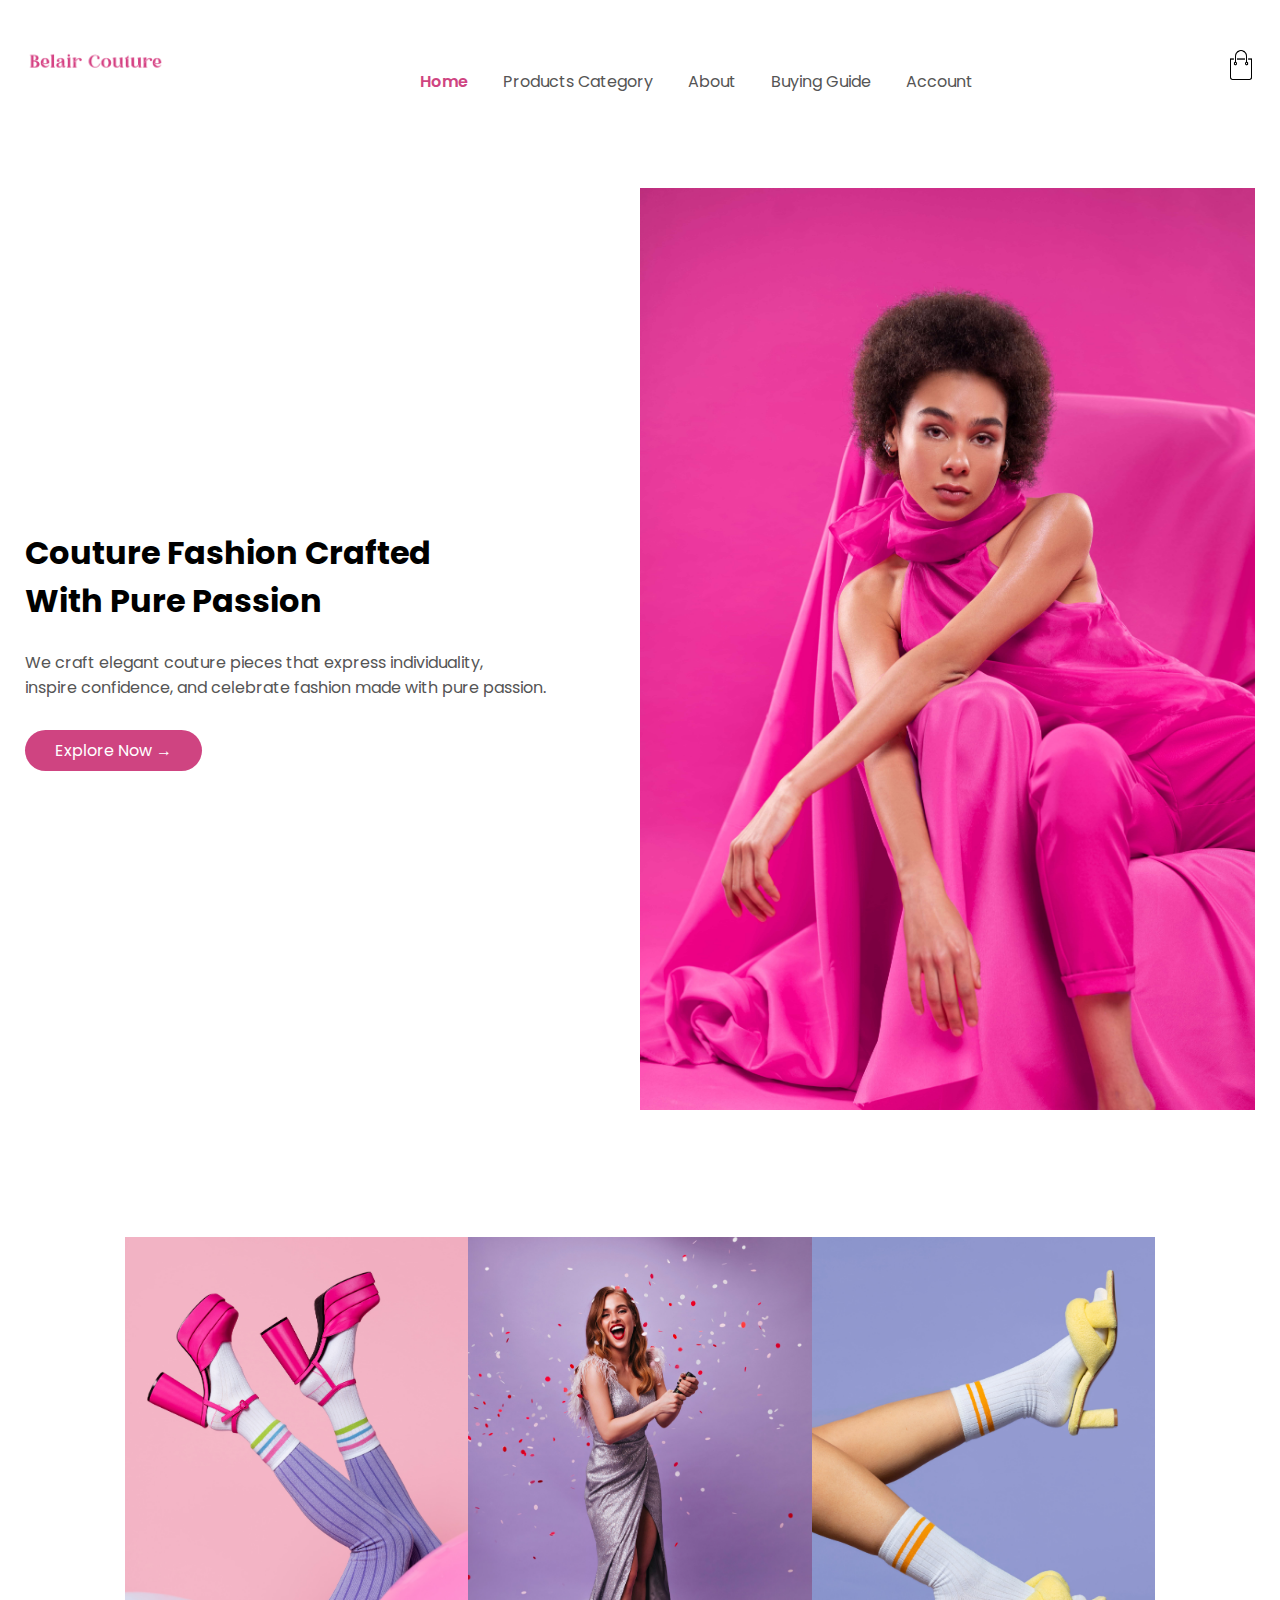
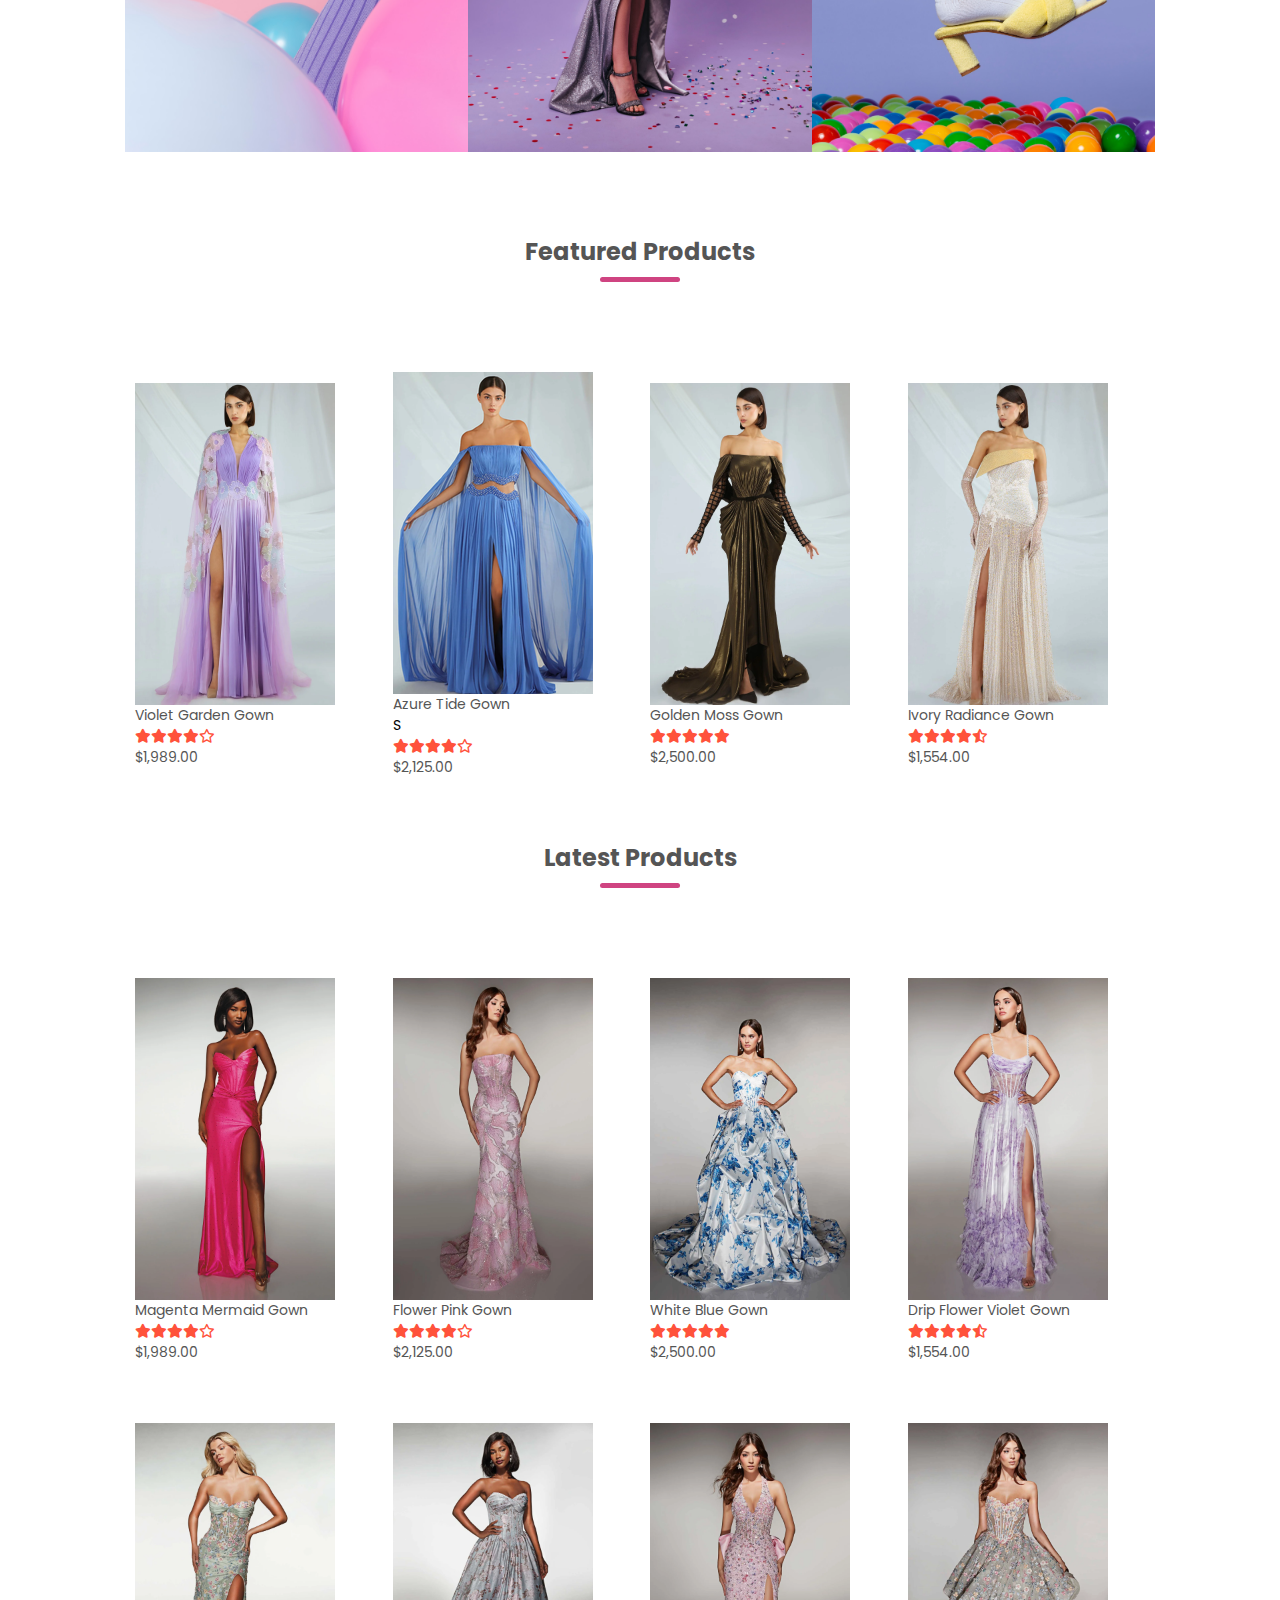
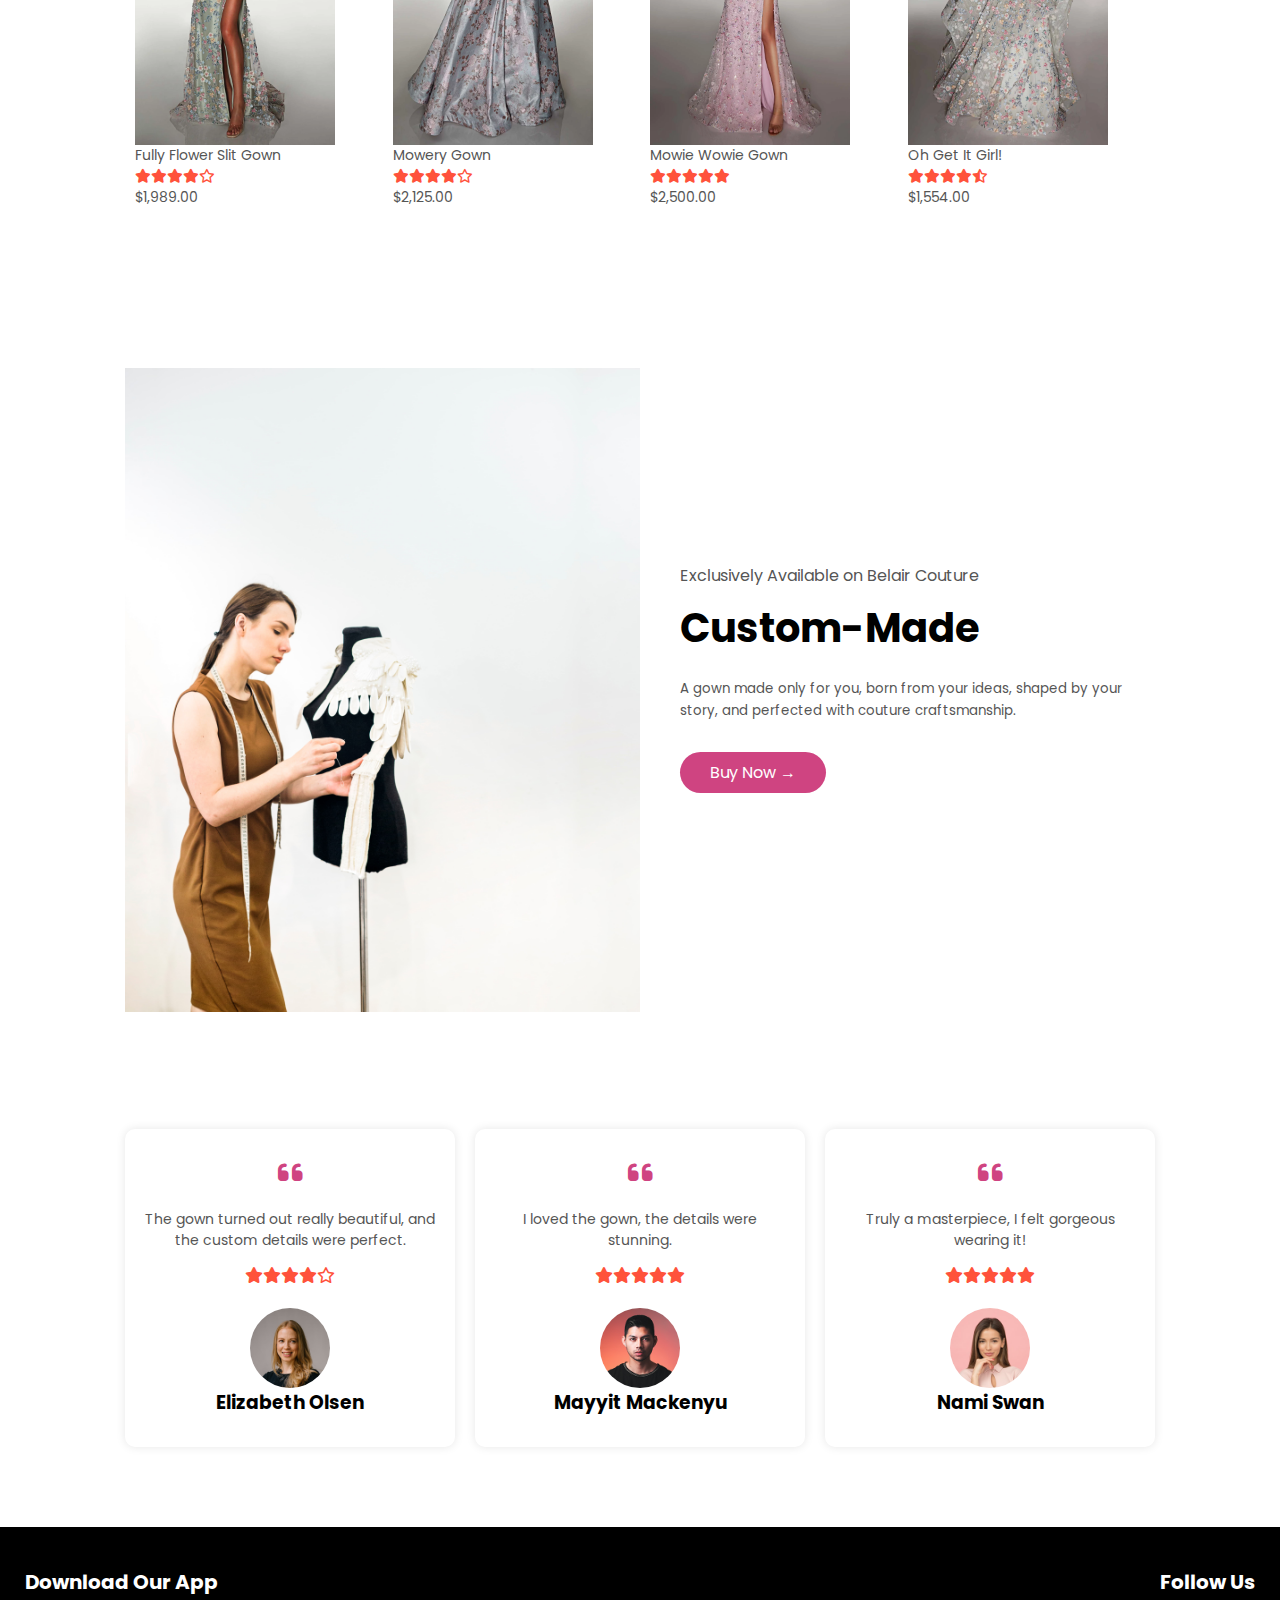
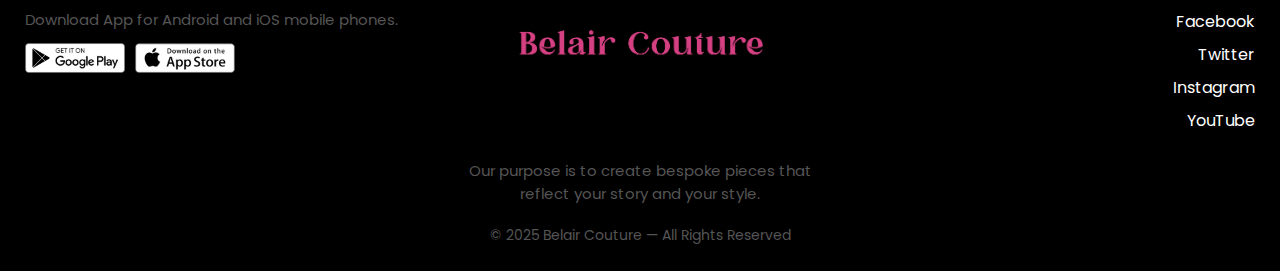
<file: index.html>
<!DOCTYPE html>
<html lang="en">
<head>
    <meta charset="UTF-8">
    <title>Belair Couture</title>
    <link rel="stylesheet" href="style.css">
    <link href="https://fonts.googleapis.com/css2?family=Poppins:wght@200;300;400;500;600;700&display=swap" rel="stylesheet">
    <link rel="stylesheet" href="https://cdnjs.cloudflare.com/ajax/libs/font-awesome/6.6.0/css/all.min.css">
</head>

<body>

    
    <div class="navbar">
        <div class="logo">
            <a href="index.html"><img src="images/logo belair.png" width="140px"></a>
        </div>

        <nav>
    <ul id="MenuItems">
        <li><a href="index.html">Home</a></li>
        <li><a href="products.html">Products Category</a></li>
        <li><a href="about.html">About</a></li>
        <li><a href="buying-guide.html">Buying Guide</a></li>
        <li><a href="account.html">Account</a></li>
    </ul>
        </nav>
        <div class="right-icons">
            <a href="cart.html"><img src="images/cart.png" width="30px" height="30px" class="cart-icon" alt="cart"></a>
            <img src="images/menu.png" class="menu-icon" onclick="menutoggle()">
        </div>
    </div>


    <!-- HERO SECTION -->
    <div class="container">
        <div class="row">
            <div class="col-2">
                <h1>Couture Fashion Crafted <br> With Pure Passion</h1>
                <p>We craft elegant couture pieces that express individuality, <br>inspire confidence, and celebrate fashion made with pure passion.</p>
                <a href="" class="btn">Explore Now &#8594;</a>
            </div>

            <div class="col-2">
                <img src="images/image 3.jpg">
            </div>
        </div>
    </div>


    <!-- CATEGORIES -->
    <div class="categories">
        <div class="small-container">
            <div class="row">
                <div class="col-3"><img src="images/category 1.jpg"></div>
                <div class="col-3"><img src="images/category 2.jpg"></div>
                <div class="col-3"><img src="images/category 3.jpg"></div>
            </div>
        </div>
    </div>


    <!-- FEATURED PRODUCTS -->
    <div class="small-container">
        <h2 class="title">Featured Products</h2>

        <div class="row">
            <div class="col-4">
                <a href="products-details.html"><img src="images/products 1.webp"></a>
                <a href="products-details.html"><h4>Violet Garden Gown</h4></a>
                <div class="rating">
                    <i class="fa-solid fa-star"></i><i class="fa-solid fa-star"></i><i class="fa-solid fa-star"></i><i class="fa-solid fa-star"></i><i class="fa-regular fa-star"></i>
                </div>
                <p>$1,989.00</p>
            </div>

            <div class="col-4">
                <a href="products-details2.html"><img src="images/product2.png"></a>
                <a href="products-details2.html"><h4>Azure Tide Gown</h4></a>S
                <div class="rating">
                    <i class="fa-solid fa-star"></i><i class="fa-solid fa-star"></i><i class="fa-solid fa-star"></i><i class="fa-solid fa-star"></i><i class="fa-regular fa-star"></i>
                </div>
                <p>$2,125.00</p>
            </div>

            <div class="col-4">
                <a href="products-details3.html"><img src="images/products 3.webp"></a>
                <a href="products-details2.html"><h4>Golden Moss Gown</h4></a>
                <div class="rating">
                    <i class="fa-solid fa-star"></i><i class="fa-solid fa-star"></i><i class="fa-solid fa-star"></i><i class="fa-solid fa-star"></i><i class="fa-solid fa-star"></i>
                </div>
                <p>$2,500.00</p>
            </div>

            <div class="col-4">
                <a href="products-details4.html"><img src="images/products 4.webp"></a>
                <a href="products-details3.html"><h4>Ivory Radiance Gown</h4></a>
                <div class="rating">
                    <i class="fa-solid fa-star"></i><i class="fa-solid fa-star"></i><i class="fa-solid fa-star"></i><i class="fa-solid fa-star"></i><i class="fa-regular fa-star-half-stroke"></i>
                </div>
                <p>$1,554.00</p>
            </div>
        </div>


        <h2 class="title">Latest Products</h2>

        <div class="row">
            <div class="col-4"><img src="images/products 5.webp"><h4>Magenta Mermaid Gown</h4>
                <div class="rating"><i class="fa-solid fa-star"></i><i class="fa-solid fa-star"></i><i class="fa-solid fa-star"></i><i class="fa-solid fa-star"></i><i class="fa-regular fa-star"></i></div><p>$1,989.00</p></div>

            <div class="col-4"><img src="images/products 6.webp"><h4>Flower Pink Gown</h4>
                <div class="rating"><i class="fa-solid fa-star"></i><i class="fa-solid fa-star"></i><i class="fa-solid fa-star"></i><i class="fa-solid fa-star"></i><i class="fa-regular fa-star"></i></div><p>$2,125.00</p></div>

            <div class="col-4"><img src="images/products 7.webp"><h4>White Blue Gown</h4>
                <div class="rating"><i class="fa-solid fa-star"></i><i class="fa-solid fa-star"></i><i class="fa-solid fa-star"></i><i class="fa-solid fa-star"></i><i class="fa-solid fa-star"></i></div><p>$2,500.00</p></div>

            <div class="col-4"><img src="images/products 8.webp"><h4>Drip Flower Violet Gown</h4>
                <div class="rating"><i class="fa-solid fa-star"></i><i class="fa-solid fa-star"></i><i class="fa-solid fa-star"></i><i class="fa-solid fa-star"></i><i class="fa-regular fa-star-half-stroke"></i></div><p>$1,554.00</p></div>
        </div>

        <div class="row">
            <div class="col-4"><img src="images/products 9.webp"><h4>Fully Flower Slit Gown</h4>
                <div class="rating"><i class="fa-solid fa-star"></i><i class="fa-solid fa-star"></i><i class="fa-solid fa-star"></i><i class="fa-solid fa-star"></i><i class="fa-regular fa-star"></i></div><p>$1,989.00</p></div>

            <div class="col-4"><img src="images/products 10.webp"><h4>Mowery Gown</h4>
                <div class="rating"><i class="fa-solid fa-star"></i><i class="fa-solid fa-star"></i><i class="fa-solid fa-star"></i><i class="fa-solid fa-star"></i><i class="fa-regular fa-star"></i></div><p>$2,125.00</p></div>

            <div class="col-4"><img src="images/products 11.webp"><h4>Mowie Wowie Gown</h4>
                <div class="rating"><i class="fa-solid fa-star"></i><i class="fa-solid fa-star"></i><i class="fa-solid fa-star"></i><i class="fa-solid fa-star"></i><i class="fa-solid fa-star"></i></div><p>$2,500.00</p></div>

            <div class="col-4"><img src="images/products 12.webp"><h4>Oh Get It Girl!</h4>
                <div class="rating"><i class="fa-solid fa-star"></i><i class="fa-solid fa-star"></i><i class="fa-solid fa-star"></i><i class="fa-solid fa-star"></i><i class="fa-regular fa-star-half-stroke"></i></div><p>$1,554.00</p></div>
        </div>
    </div>


    <!-- OFFER -->
    <div class="offer">
        <div class="small-container">
            <div class="row offer-row">
                <div class="col-2">
                    <img src="images/Exclusive 1.jpg">
                </div>

                <div class="col-2 offer-text">
                    <p>Exclusively Available on Belair Couture</p>
                    <h1>Custom-Made</h1>
                    <small>A gown made only for you, born from your ideas, shaped by your story, and perfected with couture craftsmanship.</small>
                    <a href="" class="btn">Buy Now &#8594;</a>
                </div>
            </div>
        </div>
    </div>


    <!-- TESTIMONIAL -->
    <div class="testimonial">
        <div class="small-container">
            <div class="row">
                <div class="col-3">
                    <i class="fa fa-quote-left"></i>
                    <p>The gown turned out really beautiful, and the custom details were perfect.</p>
                    <div class="rating"><i class="fa-solid fa-star"></i><i class="fa-solid fa-star"></i><i class="fa-solid fa-star"></i><i class="fa-solid fa-star"></i><i class="fa-regular fa-star"></i></div>
                    <img src="images/user-1.png">
                    <h3>Elizabeth Olsen</h3>
                </div>

                <div class="col-3">
                    <i class="fa fa-quote-left"></i>
                    <p>I loved the gown, the details were stunning.</p>
                    <div class="rating"><i class="fa-solid fa-star"></i><i class="fa-solid fa-star"></i><i class="fa-solid fa-star"></i><i class="fa-solid fa-star"></i><i class="fa-solid fa-star"></i></div>
                    <img src="images/user-2.png">
                    <h3>Mayyit Mackenyu</h3>
                </div>

                <div class="col-3">
                    <i class="fa fa-quote-left"></i>
                    <p>Truly a masterpiece, I felt gorgeous wearing it!</p>
                    <div class="rating"><i class="fa-solid fa-star"></i><i class="fa-solid fa-star"></i><i class="fa-solid fa-star"></i><i class="fa-solid fa-star"></i><i class="fa-solid fa-star"></i></div>
                    <img src="images/user-3.png">
                    <h3>Nami Swan</h3>
                </div>
            </div>
        </div>
    </div>


    <!-- FOOTER -->
    <div class="footer">
        <div class="container">

            <div class="footer-col-1">
                <h3>Download Our App</h3>
                <p>Download App for Android and iOS mobile phones.</p>
                <div class="app-logo">
                    <img src="images/play-store.png">
                    <img src="images/app-store.png">
                </div>
            </div>

            <div class="footer-col-2">
                <img src="images/logo belair.png">
                <p>Our purpose is to create bespoke pieces that reflect your story and your style.</p>
            </div>

            <div class="footer-col-3">
                <h3>Follow Us</h3>
                <ul>
                    <li>Facebook</li>
                    <li>Twitter</li>
                    <li>Instagram</li>
                    <li>YouTube</li>
                </ul>
            </div>

        </div>

        <p class="copyright">© 2025 Belair Couture — All Rights Reserved</p>
    </div>

    <!-- js for toogle menu -->
    <script>
    	var MenuItems = document.getElementById("MenuItems");

    	MenuItems.style.maxHeight = "0px";

    	function menutoggle() {
    if (MenuItems.style.maxHeight == "0px") {
        MenuItems.style.maxHeight = "500px";
        MenuItems.classList.add("open");
    } else {
        MenuItems.style.maxHeight = "0px";
        MenuItems.classList.remove("open");
    }
}

    </script>

    <!-- js for warna menu -->

    <script>
const links = document.querySelectorAll("nav ul li a");
const currentPage = location.pathname.split("/").pop();

links.forEach(link => {
    if(link.getAttribute("href") === currentPage){
        link.classList.add("active");
    }
});
</script>




</body>
</html>
</file>
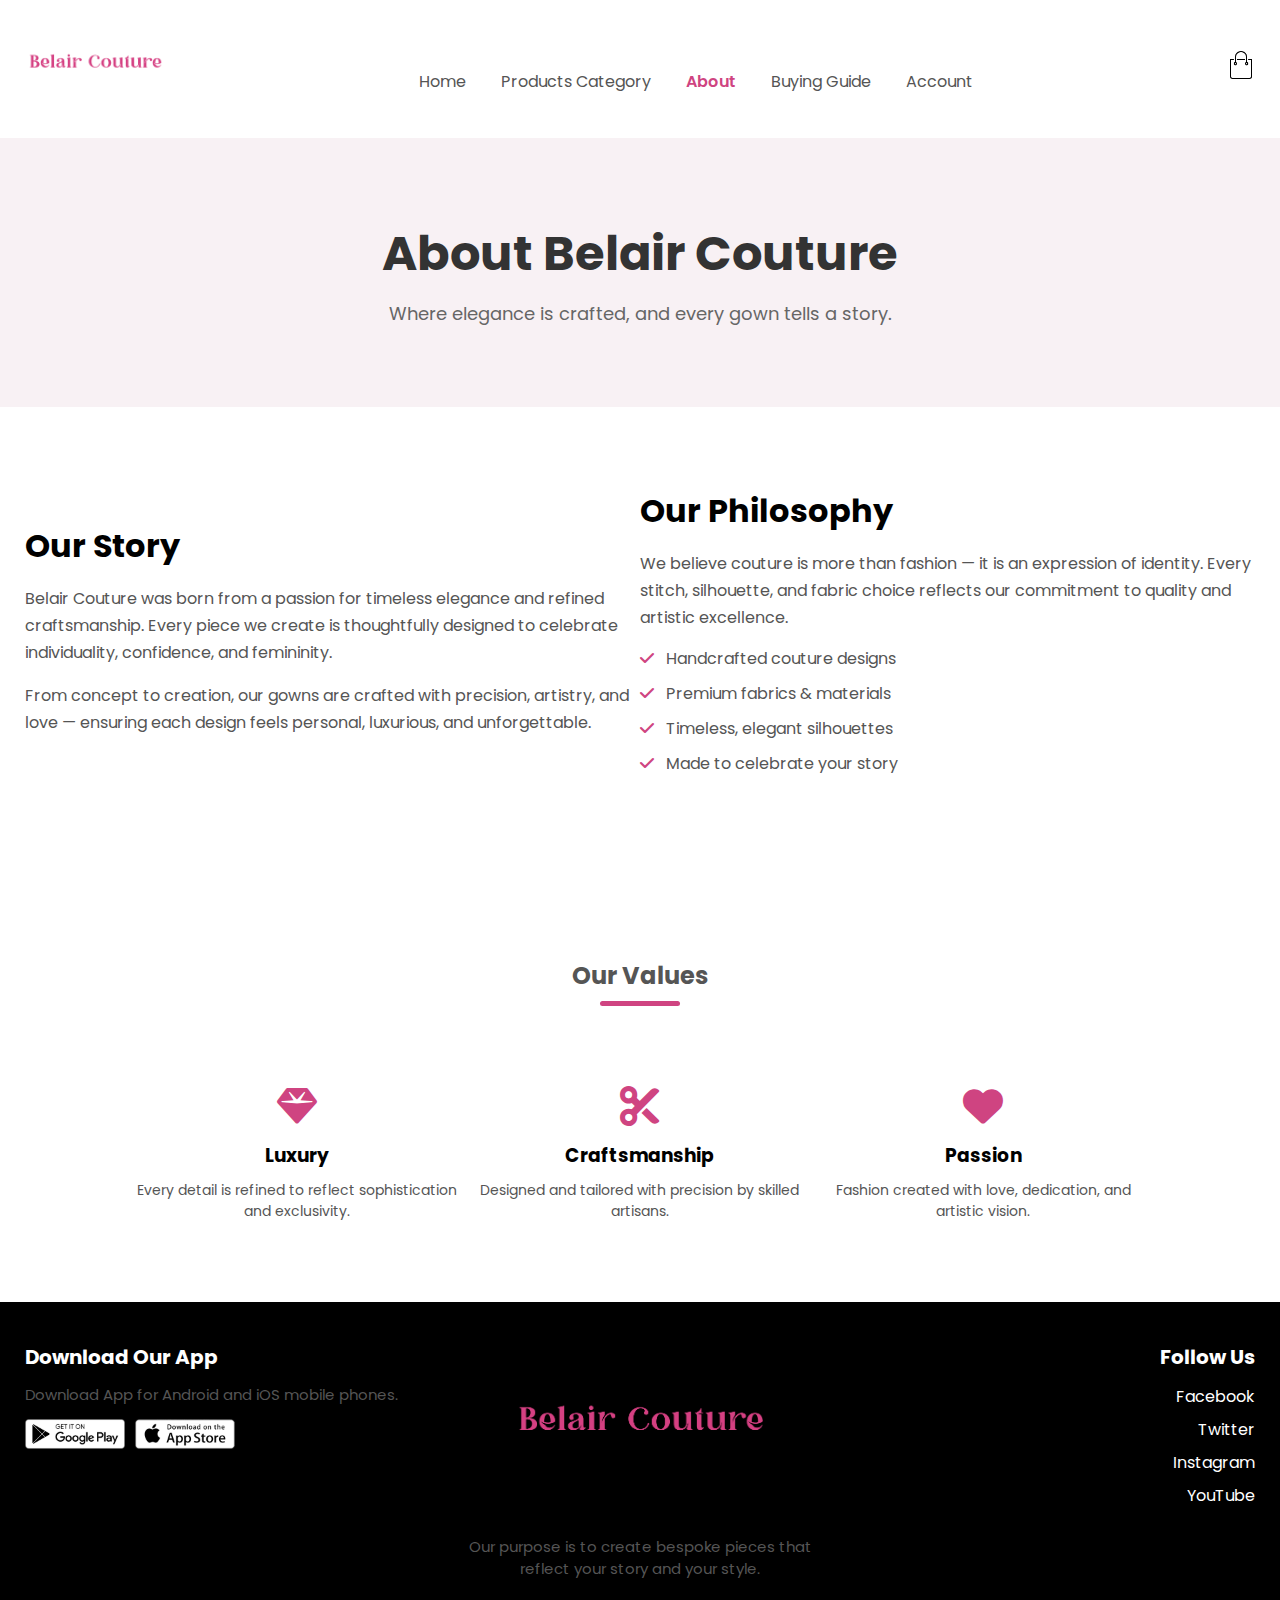
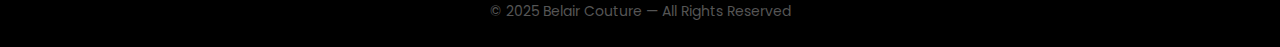
<file: about.html>
<!DOCTYPE html>
<html lang="en">
<head>
    <meta charset="UTF-8">
    <title>About Us - Belair Couture</title>
    <link rel="stylesheet" href="style.css">
    <link href="https://fonts.googleapis.com/css2?family=Poppins:wght@200;300;400;500;600;700&display=swap" rel="stylesheet">
    <link rel="stylesheet" href="https://cdnjs.cloudflare.com/ajax/libs/font-awesome/6.6.0/css/all.min.css">
</head>

<body>

<!-- NAVBAR (SAMA PERSIS) -->
<div class="navbar">
    <div class="logo">
        <a href="index.html"><img src="images/logo belair.png" width="140px"></a>
    </div>

    <nav>
        <ul id="MenuItems">
            <li><a href="index.html">Home</a></li>
            <li><a href="products.html">Products Category</a></li>
            <li><a href="about.html">About</a></li>
            <li><a href="buying-guide.html">Buying Guide</a></li>
            <li><a href="account.html">Account</a></li>
        </ul>
    </nav>

    <div class="right-icons">
        <a href="cart.html"><img src="images/cart.png" class="cart-icon"></a>
        <img src="images/menu.png" class="menu-icon" onclick="menutoggle()">
    </div>
</div>

<!-- ABOUT HERO -->
<div class="about-hero">
    <div class="container">
        <h1>About Belair Couture</h1>
        <p>Where elegance is crafted, and every gown tells a story.</p>
    </div>
</div>

<!-- ABOUT CONTENT -->
<div class="about-section">
    <div class="container">
        <div class="row">
            <div class="col-2">
                <h2>Our Story</h2>
                <p>
                    Belair Couture was born from a passion for timeless elegance and refined craftsmanship.
                    Every piece we create is thoughtfully designed to celebrate individuality, confidence,
                    and femininity.
                </p>
                <p>
                    From concept to creation, our gowns are crafted with precision, artistry, and love —
                    ensuring each design feels personal, luxurious, and unforgettable.
                </p>
            </div>

            <div class="col-2">
                <h2>Our Philosophy</h2>
                <p>
                    We believe couture is more than fashion — it is an expression of identity.
                    Every stitch, silhouette, and fabric choice reflects our commitment to quality
                    and artistic excellence.
                </p>
                <ul class="about-list">
                    <li><i class="fa-solid fa-check"></i> Handcrafted couture designs</li>
                    <li><i class="fa-solid fa-check"></i> Premium fabrics & materials</li>
                    <li><i class="fa-solid fa-check"></i> Timeless, elegant silhouettes</li>
                    <li><i class="fa-solid fa-check"></i> Made to celebrate your story</li>
                </ul>
            </div>
        </div>
    </div>
</div>

<!-- VALUES -->
<div class="about-values">
    <div class="small-container">
        <h2 class="title">Our Values</h2>

        <div class="row">
            <div class="col-3 about-card">
                <i class="fa-solid fa-gem"></i>
                <h3>Luxury</h3>
                <p>Every detail is refined to reflect sophistication and exclusivity.</p>
            </div>

            <div class="col-3 about-card">
                <i class="fa-solid fa-scissors"></i>
                <h3>Craftsmanship</h3>
                <p>Designed and tailored with precision by skilled artisans.</p>
            </div>

            <div class="col-3 about-card">
                <i class="fa-solid fa-heart"></i>
                <h3>Passion</h3>
                <p>Fashion created with love, dedication, and artistic vision.</p>
            </div>
        </div>
    </div>
</div>

<!-- FOOTER (SAMA) -->
<div class="footer">
    <div class="container">

        <div class="footer-col-1">
            <h3>Download Our App</h3>
            <p>Download App for Android and iOS mobile phones.</p>
            <div class="app-logo">
                <img src="images/play-store.png">
                <img src="images/app-store.png">
            </div>
        </div>

        <div class="footer-col-2">
            <img src="images/logo belair.png">
            <p>Our purpose is to create bespoke pieces that reflect your story and your style.</p>
        </div>

        <div class="footer-col-3">
            <h3>Follow Us</h3>
            <ul>
                <li>Facebook</li>
                <li>Twitter</li>
                <li>Instagram</li>
                <li>YouTube</li>
            </ul>
        </div>

    </div>

    <p class="copyright">© 2025 Belair Couture — All Rights Reserved</p>
</div>

<!-- MENU TOGGLE -->
<script>
var MenuItems = document.getElementById("MenuItems");
MenuItems.style.maxHeight = "0px";

function menutoggle() {
    if (MenuItems.style.maxHeight == "0px") {
        MenuItems.style.maxHeight = "500px";
        MenuItems.classList.add("open");
    } else {
        MenuItems.style.maxHeight = "0px";
        MenuItems.classList.remove("open");
    }
}
</script>

<!-- js for warna menu -->

    <script>
const links = document.querySelectorAll("nav ul li a");
const currentPage = location.pathname.split("/").pop();

links.forEach(link => {
    if(link.getAttribute("href") === currentPage){
        link.classList.add("active");
    }
});
</script>

</body>
</html>
</file>
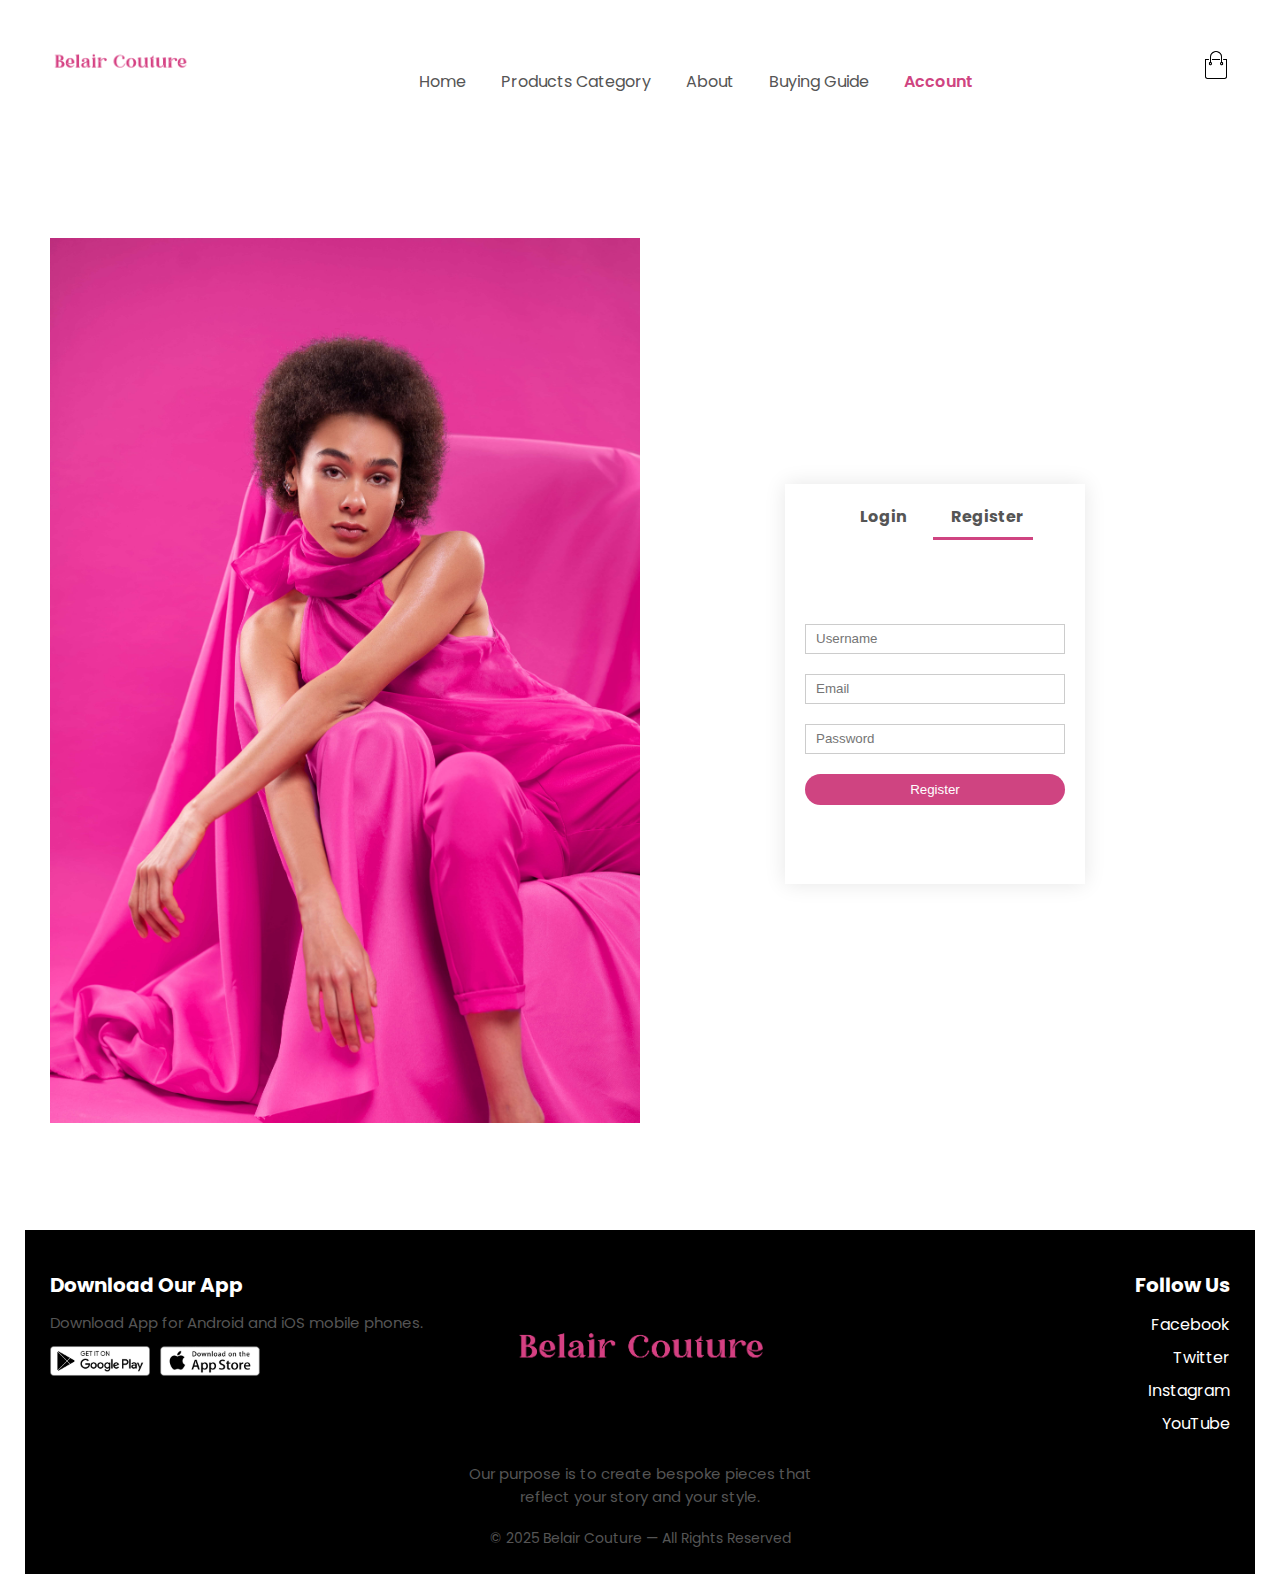
<file: account.html>
<!DOCTYPE html>
<html lang="en">
<head>
    <meta charset="UTF-8">
    <title>All Products - Belair Couture</title>
    <link rel="stylesheet" href="style.css">
    <link href="https://fonts.googleapis.com/css2?family=Poppins:wght@200;300;400;500;600;700&display=swap" rel="stylesheet">
    <link rel="stylesheet" href="https://cdnjs.cloudflare.com/ajax/libs/font-awesome/6.6.0/css/all.min.css">
</head>

<body>

    <div class="container">    
    <div class="navbar">
        <div class="logo">
            <a href="index.html"><img src="images/logo belair.png" width="140px"></a>
        </div>

        <nav>
    <ul id="MenuItems">
        <li><a href="index.html">Home</a></li>
        <li><a href="products.html">Products Category</a></li>
        <li><a href="about.html">About</a></li>
        <li><a href="buying-guide.html">Buying Guide</a></li>
        <li><a href="account.html">Account</a></li>
    </ul>
</nav>

        <div class="right-icons">
            <a href="cart.html"><img src="images/cart.png" class="cart-icon"></a>
            <img src="images/menu.png" class="menu-icon" onclick="menutoggle()">
        </div>
    </div>

        <!-- account page -->

        <div class="account-page">
            <dir class="container">
                <div class="row">
                    <div class="col-2">
                        <img src="images/image 3.jpg" width="100%">
                    </div>
                    <div class="col-2">
                        <div class="form-container">
                            <div class="form-btn">
                                <span onclick="login()">Login</span>
                                <span onclick="register()">Register</span>
                                <hr id="Indicator">
                            </div>

                            <form id="LoginForm">
                                <input type="text" placeholder="Username">
                                <input type="password" placeholder="Password">
                                <button type="submit" class="btn">Login</button>
                                <a href="">Forgot password</a>
                            </form>

                            <form id="RegForm">
                                <input type="text" placeholder="Username">
                                <input type="email" placeholder="Email">
                                <input type="password" placeholder="Password">
                                <button type="submit" class="btn">Register</button>
                            </form>
                        </div>
                    </div>
                </div>     
            </dir>
        </div>


    <!-- FOOTER -->
    <div class="footer">
        <div class="container">

            <div class="footer-col-1">
                <h3>Download Our App</h3>
                <p>Download App for Android and iOS mobile phones.</p>
                <div class="app-logo">
                    <img src="images/play-store.png">
                    <img src="images/app-store.png">
                </div>
            </div>

            <div class="footer-col-2">
                <img src="images/logo belair.png">
                <p>Our purpose is to create bespoke pieces that reflect your story and your style.</p>
            </div>

            <div class="footer-col-3">
                <h3>Follow Us</h3>
                <ul>
                    <li>Facebook</li>
                    <li>Twitter</li>
                    <li>Instagram</li>
                    <li>YouTube</li>
                </ul>
            </div>

        </div>

        <p class="copyright">© 2025 Belair Couture — All Rights Reserved</p>
    </div>

    <!-- js for toogle menu -->
    <script>
    	var MenuItems = document.getElementById("MenuItems");

    	MenuItems.style.maxHeight = "0px";

    	function menutoggle() {
    if (MenuItems.style.maxHeight == "0px") {
        MenuItems.style.maxHeight = "500px";
        MenuItems.classList.add("open");
    } else {
        MenuItems.style.maxHeight = "0px";
        MenuItems.classList.remove("open");
    }
}

    </script>

    <!-- js for toogle form -->

    <script>

        var LoginForm = document.getElementById("LoginForm");
        var RegForm = document.getElementById("RegForm");
        var Indicator = document.getElementById("Indicator");

        function register(){
            RegForm.style.transform = "translateX(0px)";
            LoginForm.style.transform = "translateX(0px)";
            Indicator.style.transform = "translateX(100px)";
        }

        function login(){
            RegForm.style.transform = "translateX(300px)";
            LoginForm.style.transform = "translateX(300px)";
            Indicator.style.transform = "translateX(0px)";
        }


    </script>

<!-- js for warna menu -->

    <script>
const links = document.querySelectorAll("nav ul li a");
const currentPage = location.pathname.split("/").pop();

links.forEach(link => {
    if(link.getAttribute("href") === currentPage){
        link.classList.add("active");
    }
});
</script>

</body>
</html>
</file>
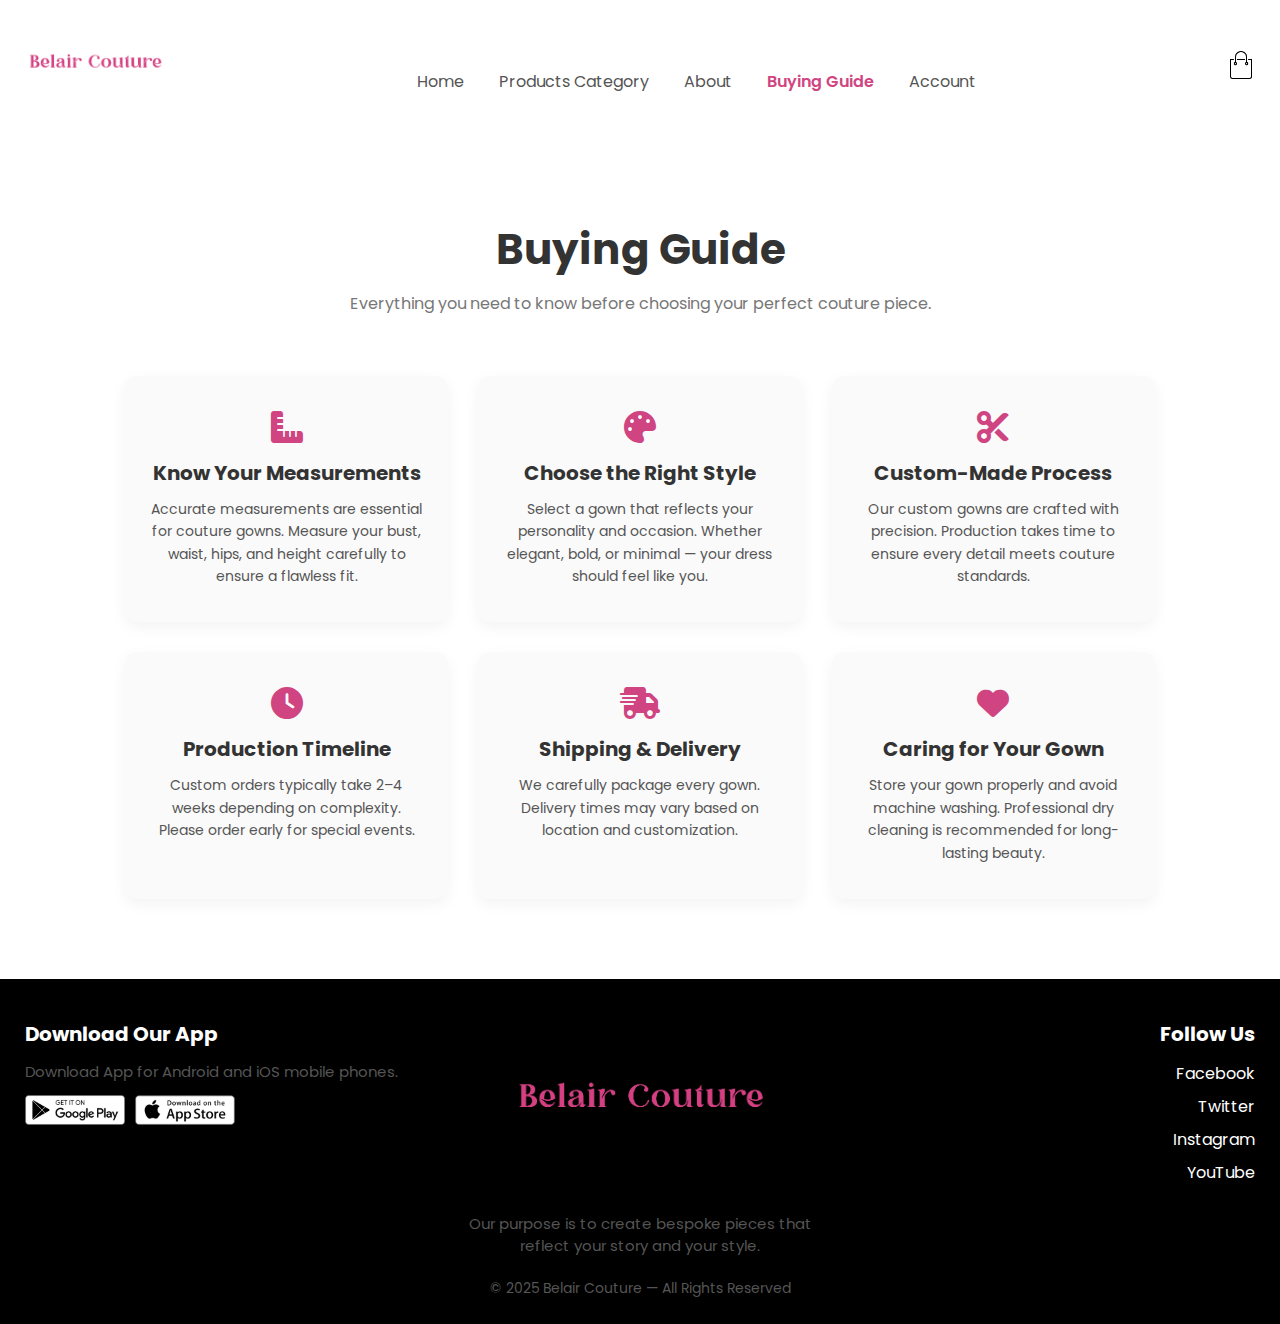
<file: buying-guide.html>
<!DOCTYPE html>
<html lang="en">
<head>
    <meta charset="UTF-8">
    <title>Buying Guide | Belair Couture</title>

    <link rel="stylesheet" href="style.css">
    <link href="https://fonts.googleapis.com/css2?family=Poppins:wght@300;400;500;600&display=swap" rel="stylesheet">
    <link rel="stylesheet" href="https://cdnjs.cloudflare.com/ajax/libs/font-awesome/6.6.0/css/all.min.css">
</head>

<body>

<!-- NAVBAR (SAMA PERSIS) -->
<div class="navbar">
    <div class="logo">
        <a href="index.html"><img src="images/logo belair.png" width="140px"></a>
    </div>

    <nav>
        <ul id="MenuItems">
            <li><a href="index.html">Home</a></li>
            <li><a href="products.html">Products Category</a></li>
            <li><a href="about.html">About</a></li>
            <li><a href="buying-guide.html">Buying Guide</a></li>
            <li><a href="account.html">Account</a></li>
        </ul>
    </nav>

    <div class="right-icons">
        <a href="cart.html"><img src="images/cart.png" width="30px" class="cart-icon"></a>
        <img src="images/menu.png" class="menu-icon" onclick="menutoggle()">
    </div>
</div>

<!-- BUYING GUIDE -->
<div class="buying-guide">
    <div class="small-container">

        <h1 class="guide-title">Buying Guide</h1>
        <p class="guide-subtitle">
            Everything you need to know before choosing your perfect couture piece.
        </p>

        <div class="guide-box">

            <div class="guide-item">
                <i class="fa-solid fa-ruler-combined"></i>
                <h3>Know Your Measurements</h3>
                <p>
                    Accurate measurements are essential for couture gowns. 
                    Measure your bust, waist, hips, and height carefully to ensure a flawless fit.
                </p>
            </div>

            <div class="guide-item">
                <i class="fa-solid fa-palette"></i>
                <h3>Choose the Right Style</h3>
                <p>
                    Select a gown that reflects your personality and occasion. 
                    Whether elegant, bold, or minimal — your dress should feel like you.
                </p>
            </div>

            <div class="guide-item">
                <i class="fa-solid fa-scissors"></i>
                <h3>Custom-Made Process</h3>
                <p>
                    Our custom gowns are crafted with precision. 
                    Production takes time to ensure every detail meets couture standards.
                </p>
            </div>

            <div class="guide-item">
                <i class="fa-solid fa-clock"></i>
                <h3>Production Timeline</h3>
                <p>
                    Custom orders typically take 2–4 weeks depending on complexity. 
                    Please order early for special events.
                </p>
            </div>

            <div class="guide-item">
                <i class="fa-solid fa-truck-fast"></i>
                <h3>Shipping & Delivery</h3>
                <p>
                    We carefully package every gown. 
                    Delivery times may vary based on location and customization.
                </p>
            </div>

            <div class="guide-item">
                <i class="fa-solid fa-heart"></i>
                <h3>Caring for Your Gown</h3>
                <p>
                    Store your gown properly and avoid machine washing. 
                    Professional dry cleaning is recommended for long-lasting beauty.
                </p>
            </div>

        </div>
    </div>
</div>

<!-- FOOTER (SAMA PERSIS) -->
<div class="footer">
    <div class="container">
        <div class="footer-col-1">
            <h3>Download Our App</h3>
            <p>Download App for Android and iOS mobile phones.</p>
            <div class="app-logo">
                <img src="images/play-store.png">
                <img src="images/app-store.png">
            </div>
        </div>

        <div class="footer-col-2">
            <img src="images/logo belair.png">
            <p>Our purpose is to create bespoke pieces that reflect your story and your style.</p>
        </div>

        <div class="footer-col-3">
            <h3>Follow Us</h3>
            <ul>
                <li>Facebook</li>
                <li>Twitter</li>
                <li>Instagram</li>
                <li>YouTube</li>
            </ul>
        </div>
    </div>

    <p class="copyright">© 2025 Belair Couture — All Rights Reserved</p>
</div>

<!-- MENU TOGGLE -->
<script>
var MenuItems = document.getElementById("MenuItems");
MenuItems.style.maxHeight = "0px";

function menutoggle(){
    if(MenuItems.style.maxHeight == "0px"){
        MenuItems.style.maxHeight = "500px";
        MenuItems.classList.add("open");
    } else {
        MenuItems.style.maxHeight = "0px";
        MenuItems.classList.remove("open");
    }
}
</script>

    <!-- js for warna menu -->

    <script>
const links = document.querySelectorAll("nav ul li a");
const currentPage = location.pathname.split("/").pop();

links.forEach(link => {
    if(link.getAttribute("href") === currentPage){
        link.classList.add("active");
    }
});
</script>

</body>
</html>
</file>
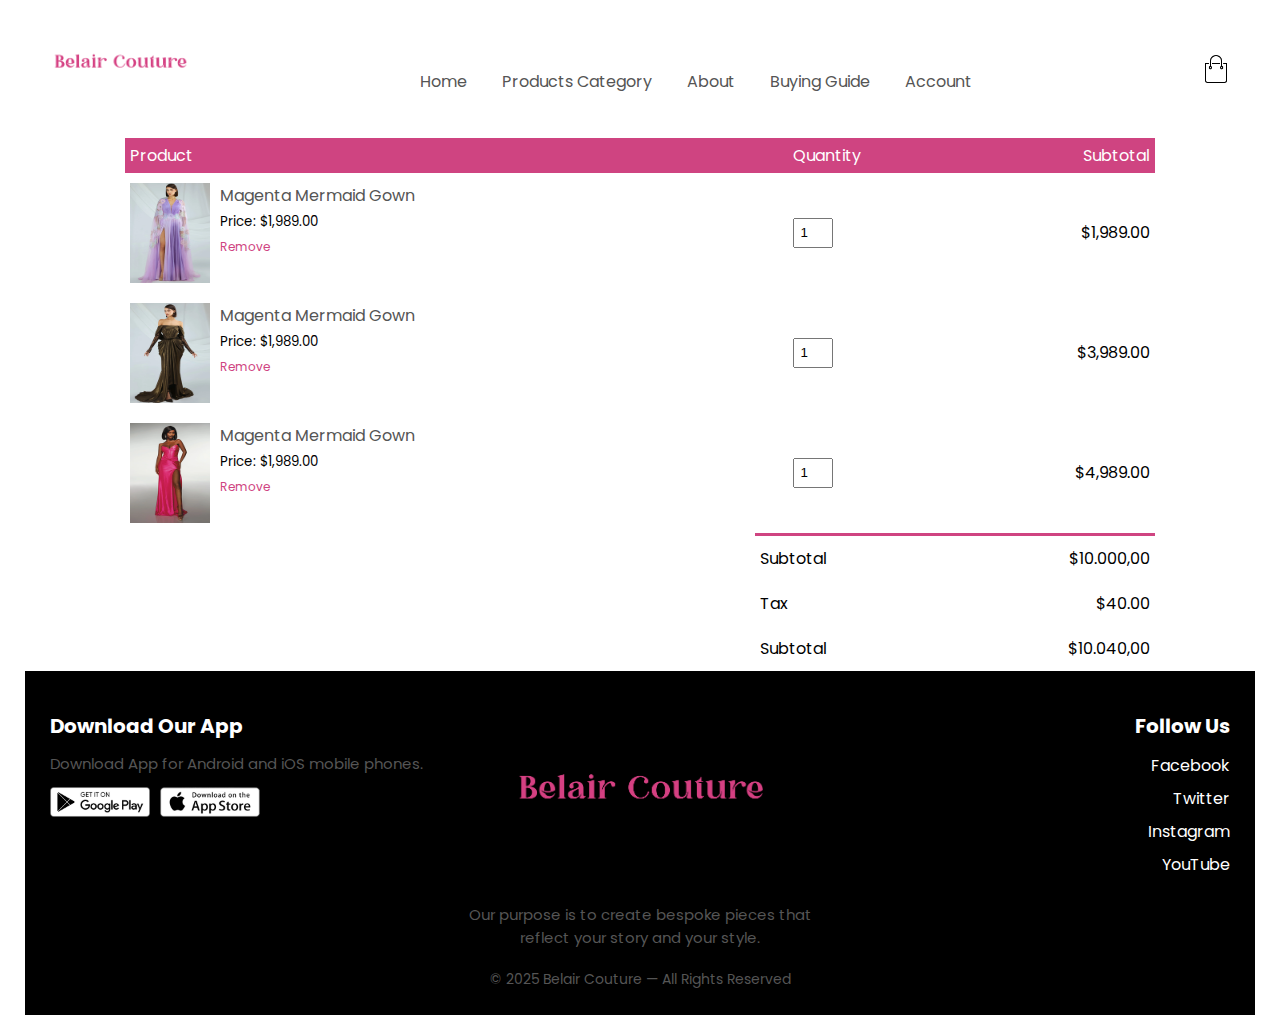
<file: cart.html>
<!DOCTYPE html>
<html lang="en">
<head>
    <meta charset="UTF-8">
    <title>All Products - Belair Couture</title>
    <link rel="stylesheet" href="style.css">
    <link href="https://fonts.googleapis.com/css2?family=Poppins:wght@200;300;400;500;600;700&display=swap" rel="stylesheet">
    <link rel="stylesheet" href="https://cdnjs.cloudflare.com/ajax/libs/font-awesome/6.6.0/css/all.min.css">
</head>

<body>

    <div class="container">    
    <div class="navbar">
        <div class="logo">
            <a href="index.html"><img src="images/logo belair.png" width="140px"></a>
        </div>

        <nav>
    <ul id="MenuItems">
        <li><a href="index.html">Home</a></li>
        <li><a href="products.html">Products Category</a></li>
        <li><a href="about.html">About</a></li>
        <li><a href="buying-guide.html">Buying Guide</a></li>
        <li><a href="account.html">Account</a></li>
    </ul>
</nav>

        <div class="right-icons">
            <img src="images/cart.png" class="cart-icon" alt="cart">
            <img src="images/menu.png" class="menu-icon" onclick="menutoggle()">
        </div>
    </div>

<!-- cart item details -->
<div class="small-container cart-page">

    <table>
        <tr>
            <th>Product</th>
            <th>Quantity</th>
            <th>Subtotal</th>
        </tr>
        <tr>
            <td>
                <div class="cart-info">
                    <img src="images/products 1.png">
                    <div>
                        <p>Magenta Mermaid Gown</p>
                        <small>Price: $1,989.00</small>
                        <br>
                        <a href="">Remove</a>
                    </div>
                </div>

            </td>
            <td><input type="number" value="1"></td>
            <td>$1,989.00</td>
        </tr>
        <tr>
            <td>
                <div class="cart-info">
                    <img src="images/products 3 (1) (1).png">
                    <div>
                        <p>Magenta Mermaid Gown</p>
                        <small>Price: $1,989.00</small>
                        <br>
                        <a href="">Remove</a>
                    </div>
                </div>

            </td>
            <td><input type="number" value="1"></td>
            <td>$3,989.00</td>
        </tr>

        <tr>
            <td>
                <div class="cart-info">
                    <img src="images/products 5 (1).png">
                    <div>
                        <p>Magenta Mermaid Gown</p>
                        <small>Price: $1,989.00</small>
                        <br>
                        <a href="">Remove</a>
                    </div>
                </div>

            </td>
            <td><input type="number" value="1"></td>
            <td>$4,989.00</td>
        </tr>

    </table>

    <div class="total-price"> 

        <table>
            <tr>
                <td>Subtotal</td>
                <td>$10.000,00</td>
            </tr>
            <tr>
                <td>Tax</td>
                <td>$40.00</td>
            </tr>
            <tr>
                <td>Subtotal</td>
                <td>$10.040,00</td>
            </tr>
        </table>
        
    </div>
    
</div>



    <!-- FOOTER -->
    <div class="footer">
        <div class="container">

            <div class="footer-col-1">
                <h3>Download Our App</h3>
                <p>Download App for Android and iOS mobile phones.</p>
                <div class="app-logo">
                    <img src="images/play-store.png">
                    <img src="images/app-store.png">
                </div>
            </div>

            <div class="footer-col-2">
                <img src="images/logo belair.png">
                <p>Our purpose is to create bespoke pieces that reflect your story and your style.</p>
            </div>

            <div class="footer-col-3">
                <h3>Follow Us</h3>
                <ul>
                    <li>Facebook</li>
                    <li>Twitter</li>
                    <li>Instagram</li>
                    <li>YouTube</li>
                </ul>
            </div>

        </div>

        <p class="copyright">© 2025 Belair Couture — All Rights Reserved</p>
    </div>

    <!-- js for toogle menu -->
    <script>
    	var MenuItems = document.getElementById("MenuItems");

    	MenuItems.style.maxHeight = "0px";

    	function menutoggle() {
    if (MenuItems.style.maxHeight == "0px") {
        MenuItems.style.maxHeight = "500px";
        MenuItems.classList.add("open");
    } else {
        MenuItems.style.maxHeight = "0px";
        MenuItems.classList.remove("open");
    }
}


    </script>

    <!-- js for warna menu -->

    <script>
const links = document.querySelectorAll("nav ul li a");
const currentPage = location.pathname.split("/").pop();

links.forEach(link => {
    if(link.getAttribute("href") === currentPage){
        link.classList.add("active");
    }
});
</script>

</body>
</html>
</file>
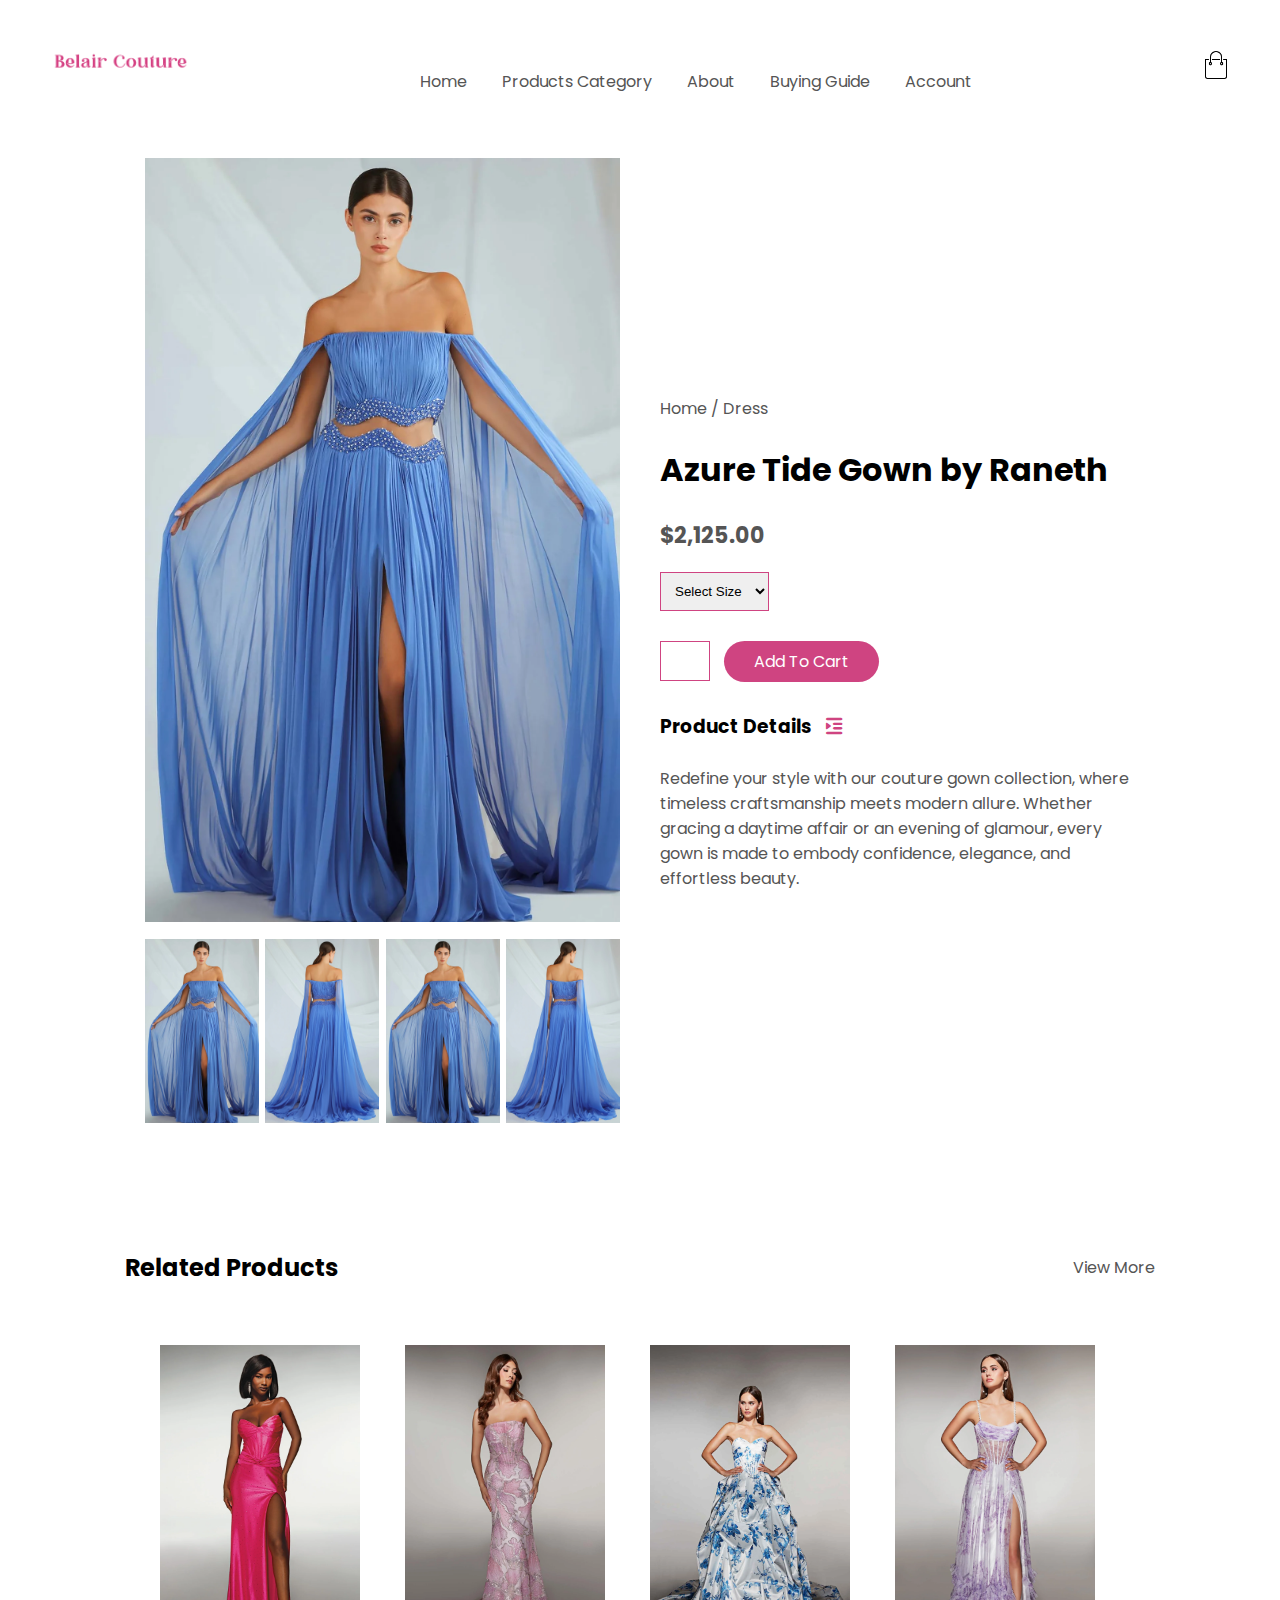
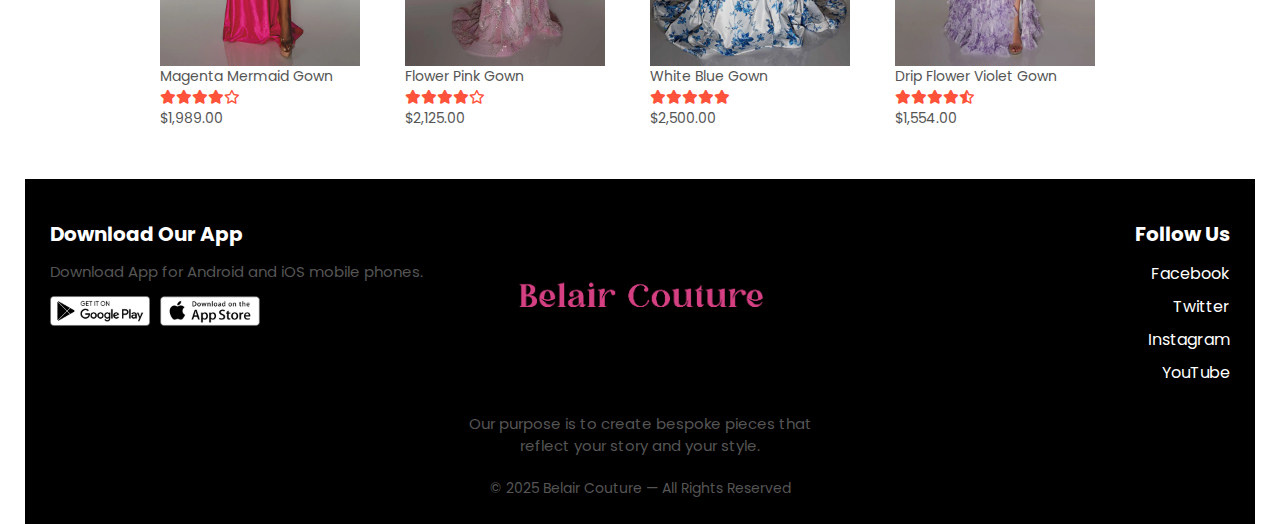
<file: product-details2.html>
<!DOCTYPE html>
<html lang="en">
<head>
    <meta charset="UTF-8">
    <title>All Products - Belair Couture</title>
    <link rel="stylesheet" href="style.css">
    <link href="https://fonts.googleapis.com/css2?family=Poppins:wght@200;300;400;500;600;700&display=swap" rel="stylesheet">
    <link rel="stylesheet" href="https://cdnjs.cloudflare.com/ajax/libs/font-awesome/6.6.0/css/all.min.css">
</head>

<body>

    <div class="container">    
    <div class="navbar">
        <div class="logo">
            <a href="index.html"><img src="images/logo belair.png" width="140px"></a>
        </div>

        <nav>
    <ul id="MenuItems">
        <li><a href="index.html">Home</a></li>
        <li><a href="products.html">Products Category</a></li>
        <li><a href="about.html">About</a></li>
        <li><a href="buying-guide.html">Buying Guide</a></li>
        <li><a href="account.html">Account</a></li>
    </ul>
</nav>

        <div class="right-icons">
            <a href="cart.html"><img src="images/cart.png" class="cart-icon"></a>
            <img src="images/menu.png" class="menu-icon" onclick="menutoggle()">
        </div>
    </div>

        <!-- single product details -->

        <div class="small-container single-product">
            <div class="row">
                <div class="col-2">
                    <img src="images/product2.webp" width="100%" id="ProductImg">

                    <div class="small-img-row">
                        <div class="small-img-col">
                            <img src="images/product2.webp" width="100%" class="small-img">
                        </div>
                        <div class="small-img-col">
                            <img src="images/product 2.webp" width="100%" class="small-img">
                        </div>
                        <div class="small-img-col">
                            <img src="images/product2.webp" width="100%" class="small-img">
                        </div>
                        <div class="small-img-col">
                            <img src="images/product 2.webp" width="100%" class="small-img">
                        </div>
                    </div>




                </div>
                <div class="col-2">
                    <p>Home / Dress</p>
                    <h1>Azure Tide Gown by Raneth</h1>
                    <h4>$2,125.00</h4>
                    <select>
                        <option>Select Size</option>
                        <option>XXL</option>
                        <option>XL</option>
                        <option>Large</option>
                        <option>Medium</option>
                        <option>Small</option>
                    </select>
                    <input type="number" name="1">
                    <a href="" class="btn">Add To Cart</a>

                    <h3>Product Details <i class="fa-solid fa-indent"></i></h3> 
                    <br>
                    <p>Redefine your style with our couture gown collection, where timeless craftsmanship meets modern allure. Whether gracing a daytime affair or an evening of glamour, every gown is made to embody confidence, elegance, and effortless beauty.</p>
                </div>
            </div>      
        </div>

        <!-- title -->

        <div class="small-container">
            <div class="row row-2">
                <h2>Related Products</h2>
                <p>View More</p>
            </div>



    
        <!-- product -->
    <div class="small-container">

        <div class="row">
            <div class="col-4"><img src="images/products 5.webp"><h4>Magenta Mermaid Gown</h4>
                <div class="rating"><i class="fa-solid fa-star"></i><i class="fa-solid fa-star"></i><i class="fa-solid fa-star"></i><i class="fa-solid fa-star"></i><i class="fa-regular fa-star"></i></div><p>$1,989.00</p></div>

            <div class="col-4"><img src="images/products 6.webp"><h4>Flower Pink Gown</h4>
                <div class="rating"><i class="fa-solid fa-star"></i><i class="fa-solid fa-star"></i><i class="fa-solid fa-star"></i><i class="fa-solid fa-star"></i><i class="fa-regular fa-star"></i></div><p>$2,125.00</p></div>

            <div class="col-4"><img src="images/products 7.webp"><h4>White Blue Gown</h4>
                <div class="rating"><i class="fa-solid fa-star"></i><i class="fa-solid fa-star"></i><i class="fa-solid fa-star"></i><i class="fa-solid fa-star"></i><i class="fa-solid fa-star"></i></div><p>$2,500.00</p></div>

            <div class="col-4"><img src="images/products 8.webp"><h4>Drip Flower Violet Gown</h4>
                <div class="rating"><i class="fa-solid fa-star"></i><i class="fa-solid fa-star"></i><i class="fa-solid fa-star"></i><i class="fa-solid fa-star"></i><i class="fa-regular fa-star-half-stroke"></i></div><p>$1,554.00</p></div>
        </div>
     </div>

     
    </div>


    <!-- FOOTER -->
    <div class="footer">
        <div class="container">

            <div class="footer-col-1">
                <h3>Download Our App</h3>
                <p>Download App for Android and iOS mobile phones.</p>
                <div class="app-logo">
                    <img src="images/play-store.png">
                    <img src="images/app-store.png">
                </div>
            </div>

            <div class="footer-col-2">
                <img src="images/logo belair.png">
                <p>Our purpose is to create bespoke pieces that reflect your story and your style.</p>
            </div>

            <div class="footer-col-3">
                <h3>Follow Us</h3>
                <ul>
                    <li>Facebook</li>
                    <li>Twitter</li>
                    <li>Instagram</li>
                    <li>YouTube</li>
                </ul>
            </div>

        </div>

        <p class="copyright">© 2025 Belair Couture — All Rights Reserved</p>
    </div>

    <!-- js for toogle menu -->
    <script>
    	var MenuItems = document.getElementById("MenuItems");

    	MenuItems.style.maxHeight = "0px";

    	function menutoggle() {
    if (MenuItems.style.maxHeight == "0px") {
        MenuItems.style.maxHeight = "500px";
        MenuItems.classList.add("open");
    } else {
        MenuItems.style.maxHeight = "0px";
        MenuItems.classList.remove("open");
    }
}


    </script>

    <!-- js for product gallery -->

<script>
    var ProductImg = document.getElementById("ProductImg");
    var SmallImg = document.getElementsByClassName("small-img");

    for (let i = 0; i < SmallImg.length; i++) {
        SmallImg[i].onclick = function () {
            ProductImg.src = SmallImg[i].src;
        }
    }
</script>

<!-- js for warna menu -->

    <script>
const links = document.querySelectorAll("nav ul li a");
const currentPage = location.pathname.split("/").pop();

links.forEach(link => {
    if(link.getAttribute("href") === currentPage){
        link.classList.add("active");
    }
});
</script>

</body>
</html>
</file>
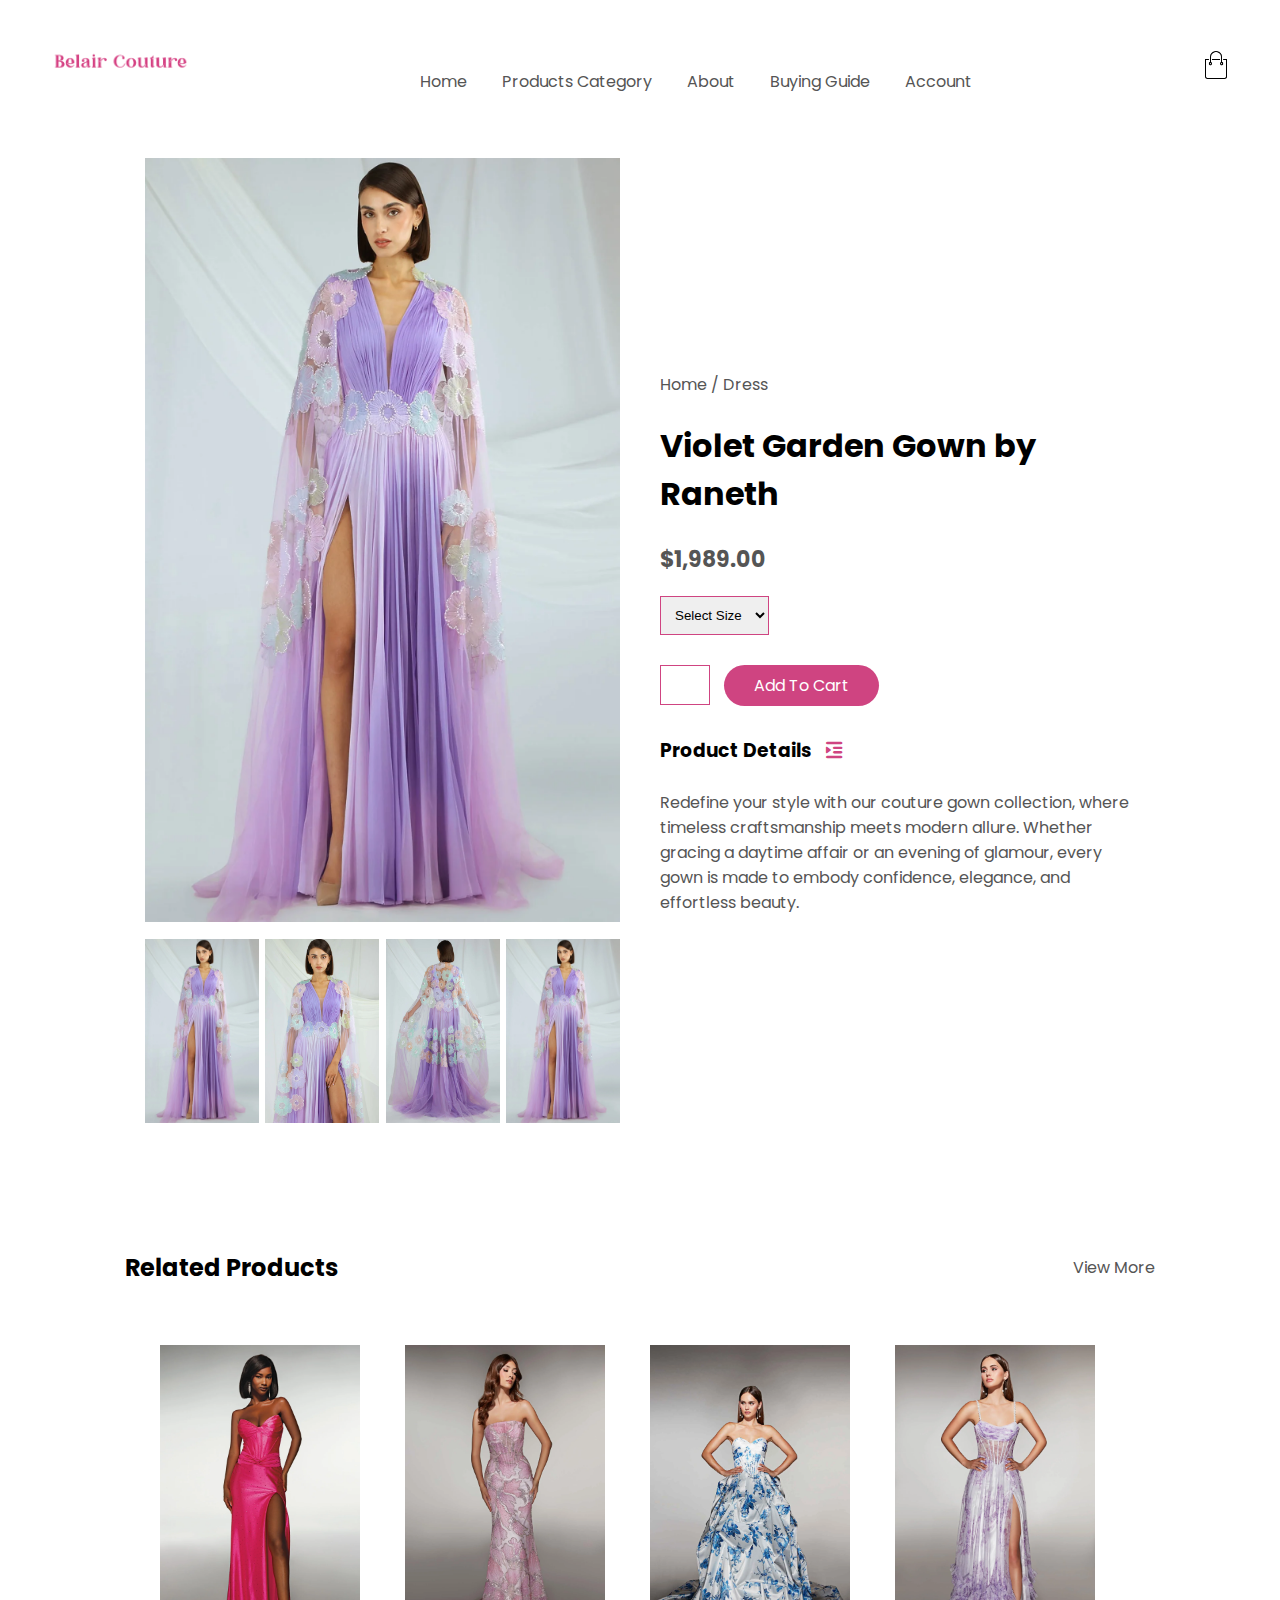
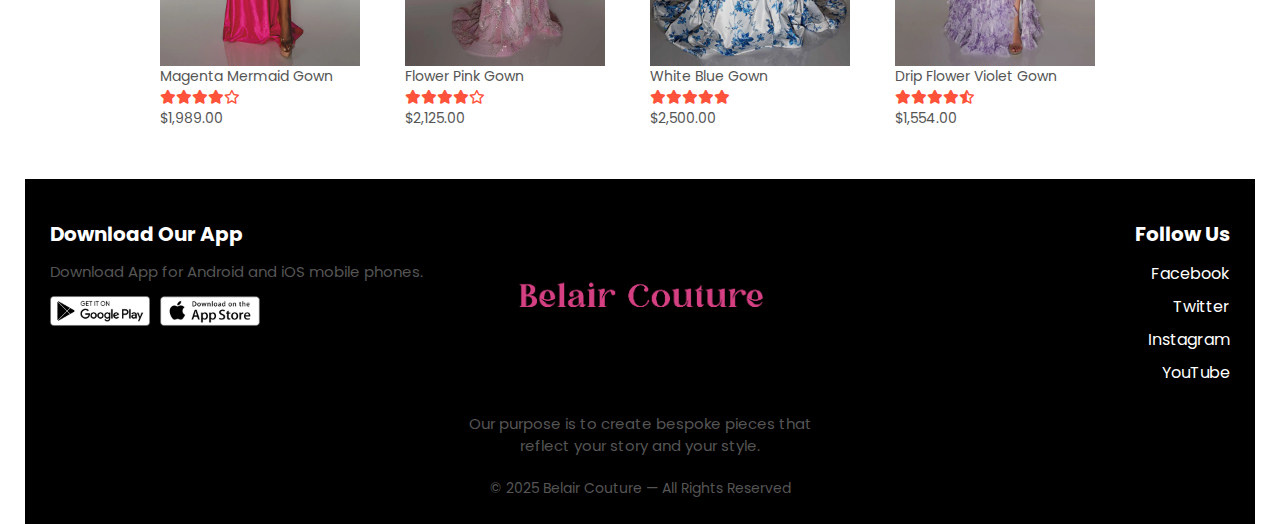
<file: products-details.html>
<!DOCTYPE html>
<html lang="en">
<head>
    <meta charset="UTF-8">
    <title>All Products - Belair Couture</title>
    <link rel="stylesheet" href="style.css">
    <link href="https://fonts.googleapis.com/css2?family=Poppins:wght@200;300;400;500;600;700&display=swap" rel="stylesheet">
    <link rel="stylesheet" href="https://cdnjs.cloudflare.com/ajax/libs/font-awesome/6.6.0/css/all.min.css">
</head>

<body>

    <div class="container">    
    <div class="navbar">
        <div class="logo">
            <a href="index.html"><img src="images/logo belair.png" width="140px"></a>
        </div>

        <nav>
    <ul id="MenuItems">
        <li><a href="index.html">Home</a></li>
        <li><a href="products.html">Products Category</a></li>
        <li><a href="about.html">About</a></li>
        <li><a href="buying-guide.html">Buying Guide</a></li>
        <li><a href="account.html">Account</a></li>
    </ul>
</nav>

        <div class="right-icons">
            <a href="cart.html"><img src="images/cart.png" class="cart-icon"></a>
            <img src="images/menu.png" class="menu-icon" onclick="menutoggle()">
        </div>
    </div>

        <!-- single product details -->

        <div class="small-container single-product">
            <div class="row">
                <div class="col-2">
                    <img src="images/products 1.webp" width="100%" id="ProductImg">

                    <div class="small-img-row">
                        <div class="small-img-col">
                            <img src="images/products 1.webp" width="100%" class="small-img">
                        </div>
                        <div class="small-img-col">
                            <img src="images/products 1-1.webp" width="100%" class="small-img">
                        </div>
                        <div class="small-img-col">
                            <img src="images/products 1-2.webp" width="100%" class="small-img">
                        </div>
                        <div class="small-img-col">
                            <img src="images/products 1.webp" width="100%" class="small-img">
                        </div>
                    </div>




                </div>
                <div class="col-2">
                    <p>Home / Dress</p>
                    <h1>Violet Garden Gown by Raneth</h1>
                    <h4>$1,989.00</h4>
                    <select>
                        <option>Select Size</option>
                        <option>XXL</option>
                        <option>XL</option>
                        <option>Large</option>
                        <option>Medium</option>
                        <option>Small</option>
                    </select>
                    <input type="number" name="1">
                    <a href="" class="btn">Add To Cart</a>

                    <h3>Product Details <i class="fa-solid fa-indent"></i></h3> 
                    <br>
                    <p>Redefine your style with our couture gown collection, where timeless craftsmanship meets modern allure. Whether gracing a daytime affair or an evening of glamour, every gown is made to embody confidence, elegance, and effortless beauty.</p>
                </div>
            </div>      
        </div>

        <!-- title -->

        <div class="small-container">
            <div class="row row-2">
                <h2>Related Products</h2>
                <p>View More</p>
            </div>



    
        <!-- product -->
    <div class="small-container">

        <div class="row">
            <div class="col-4"><img src="images/products 5.webp"><h4>Magenta Mermaid Gown</h4>
                <div class="rating"><i class="fa-solid fa-star"></i><i class="fa-solid fa-star"></i><i class="fa-solid fa-star"></i><i class="fa-solid fa-star"></i><i class="fa-regular fa-star"></i></div><p>$1,989.00</p></div>

            <div class="col-4"><img src="images/products 6.webp"><h4>Flower Pink Gown</h4>
                <div class="rating"><i class="fa-solid fa-star"></i><i class="fa-solid fa-star"></i><i class="fa-solid fa-star"></i><i class="fa-solid fa-star"></i><i class="fa-regular fa-star"></i></div><p>$2,125.00</p></div>

            <div class="col-4"><img src="images/products 7.webp"><h4>White Blue Gown</h4>
                <div class="rating"><i class="fa-solid fa-star"></i><i class="fa-solid fa-star"></i><i class="fa-solid fa-star"></i><i class="fa-solid fa-star"></i><i class="fa-solid fa-star"></i></div><p>$2,500.00</p></div>

            <div class="col-4"><img src="images/products 8.webp"><h4>Drip Flower Violet Gown</h4>
                <div class="rating"><i class="fa-solid fa-star"></i><i class="fa-solid fa-star"></i><i class="fa-solid fa-star"></i><i class="fa-solid fa-star"></i><i class="fa-regular fa-star-half-stroke"></i></div><p>$1,554.00</p></div>
        </div>
     </div>

     
    </div>


    <!-- FOOTER -->
    <div class="footer">
        <div class="container">

            <div class="footer-col-1">
                <h3>Download Our App</h3>
                <p>Download App for Android and iOS mobile phones.</p>
                <div class="app-logo">
                    <img src="images/play-store.png">
                    <img src="images/app-store.png">
                </div>
            </div>

            <div class="footer-col-2">
                <img src="images/logo belair.png">
                <p>Our purpose is to create bespoke pieces that reflect your story and your style.</p>
            </div>

            <div class="footer-col-3">
                <h3>Follow Us</h3>
                <ul>
                    <li>Facebook</li>
                    <li>Twitter</li>
                    <li>Instagram</li>
                    <li>YouTube</li>
                </ul>
            </div>

        </div>

        <p class="copyright">© 2025 Belair Couture — All Rights Reserved</p>
    </div>

    <!-- js for toogle menu -->
    <script>
    	var MenuItems = document.getElementById("MenuItems");

    	MenuItems.style.maxHeight = "0px";

    	function menutoggle() {
    if (MenuItems.style.maxHeight == "0px") {
        MenuItems.style.maxHeight = "500px";
        MenuItems.classList.add("open");
    } else {
        MenuItems.style.maxHeight = "0px";
        MenuItems.classList.remove("open");
    }
}


    </script>

    <!-- js for product gallery -->

<script>
    var ProductImg = document.getElementById("ProductImg");
    var SmallImg = document.getElementsByClassName("small-img");

    for (let i = 0; i < SmallImg.length; i++) {
        SmallImg[i].onclick = function () {
            ProductImg.src = SmallImg[i].src;
        }
    }
</script>

<!-- js for warna menu -->

    <script>
const links = document.querySelectorAll("nav ul li a");
const currentPage = location.pathname.split("/").pop();

links.forEach(link => {
    if(link.getAttribute("href") === currentPage){
        link.classList.add("active");
    }
});
</script>

</body>
</html>
</file>
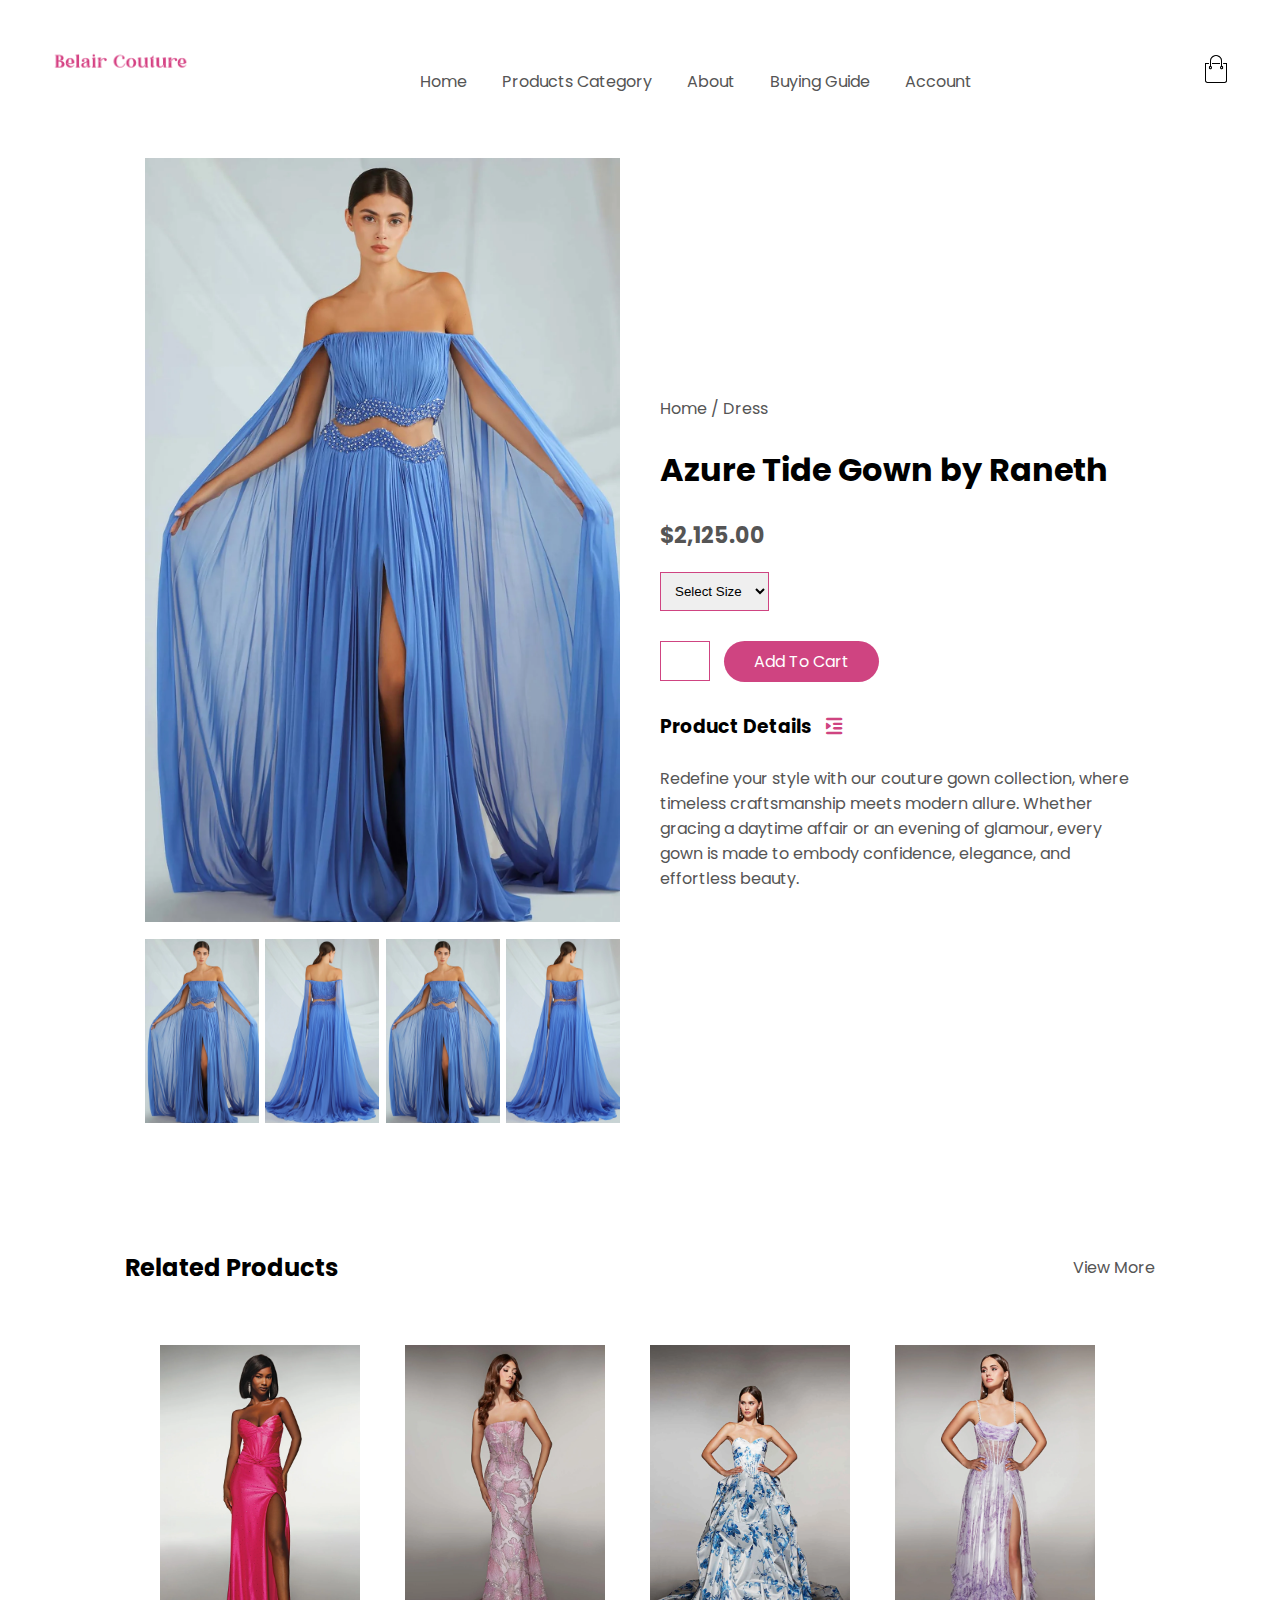
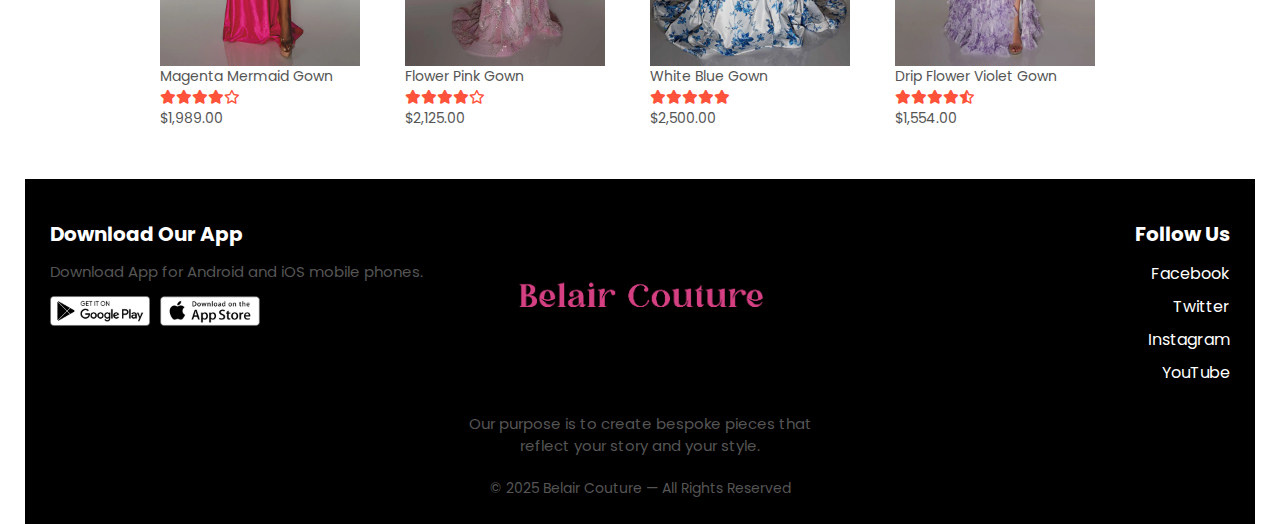
<file: products-details2.html>
<!DOCTYPE html>
<html lang="en">
<head>
    <meta charset="UTF-8">
    <title>All Products - Belair Couture</title>
    <link rel="stylesheet" href="style.css">
    <link href="https://fonts.googleapis.com/css2?family=Poppins:wght@200;300;400;500;600;700&display=swap" rel="stylesheet">
    <link rel="stylesheet" href="https://cdnjs.cloudflare.com/ajax/libs/font-awesome/6.6.0/css/all.min.css">
</head>

<body>

    <div class="container">    
    <div class="navbar">
        <div class="logo">
            <a href="index.html"><img src="images/logo belair.png" width="140px"></a>
        </div>

        <nav>
    <ul id="MenuItems">
        <li><a href="index.html">Home</a></li>
        <li><a href="products.html">Products Category</a></li>
        <li><a href="about.html">About</a></li>
        <li><a href="buying-guide.html">Buying Guide</a></li>
        <li><a href="account.html">Account</a></li>
    </ul>
</nav>

        <div class="right-icons">
            <img src="images/cart.png" class="cart-icon" alt="cart">
            <img src="images/menu.png" class="menu-icon" onclick="menutoggle()">
        </div>
    </div>

        <!-- single product details -->

        <div class="small-container single-product">
            <div class="row">
                <div class="col-2">
                    <img src="images/product2.webp" width="100%" id="ProductImg">

                    <div class="small-img-row">
                        <div class="small-img-col">
                            <img src="images/product2.webp" width="100%" class="small-img">
                        </div>
                        <div class="small-img-col">
                            <img src="images/product 2.webp" width="100%" class="small-img">
                        </div>
                        <div class="small-img-col">
                            <img src="images/product2.webp" width="100%" class="small-img">
                        </div>
                        <div class="small-img-col">
                            <img src="images/product 2.webp" width="100%" class="small-img">
                        </div>
                    </div>




                </div>
                <div class="col-2">
                    <p>Home / Dress</p>
                    <h1>Azure Tide Gown by Raneth</h1>
                    <h4>$2,125.00</h4>
                    <select>
                        <option>Select Size</option>
                        <option>XXL</option>
                        <option>XL</option>
                        <option>Large</option>
                        <option>Medium</option>
                        <option>Small</option>
                    </select>
                    <input type="number" name="1">
                    <a href="" class="btn">Add To Cart</a>

                    <h3>Product Details <i class="fa-solid fa-indent"></i></h3> 
                    <br>
                    <p>Redefine your style with our couture gown collection, where timeless craftsmanship meets modern allure. Whether gracing a daytime affair or an evening of glamour, every gown is made to embody confidence, elegance, and effortless beauty.</p>
                </div>
            </div>      
        </div>

        <!-- title -->

        <div class="small-container">
            <div class="row row-2">
                <h2>Related Products</h2>
                <p>View More</p>
            </div>



    
        <!-- product -->
    <div class="small-container">

        <div class="row">
            <div class="col-4"><img src="images/products 5.webp"><h4>Magenta Mermaid Gown</h4>
                <div class="rating"><i class="fa-solid fa-star"></i><i class="fa-solid fa-star"></i><i class="fa-solid fa-star"></i><i class="fa-solid fa-star"></i><i class="fa-regular fa-star"></i></div><p>$1,989.00</p></div>

            <div class="col-4"><img src="images/products 6.webp"><h4>Flower Pink Gown</h4>
                <div class="rating"><i class="fa-solid fa-star"></i><i class="fa-solid fa-star"></i><i class="fa-solid fa-star"></i><i class="fa-solid fa-star"></i><i class="fa-regular fa-star"></i></div><p>$2,125.00</p></div>

            <div class="col-4"><img src="images/products 7.webp"><h4>White Blue Gown</h4>
                <div class="rating"><i class="fa-solid fa-star"></i><i class="fa-solid fa-star"></i><i class="fa-solid fa-star"></i><i class="fa-solid fa-star"></i><i class="fa-solid fa-star"></i></div><p>$2,500.00</p></div>

            <div class="col-4"><img src="images/products 8.webp"><h4>Drip Flower Violet Gown</h4>
                <div class="rating"><i class="fa-solid fa-star"></i><i class="fa-solid fa-star"></i><i class="fa-solid fa-star"></i><i class="fa-solid fa-star"></i><i class="fa-regular fa-star-half-stroke"></i></div><p>$1,554.00</p></div>
        </div>
     </div>

     
    </div>


    <!-- FOOTER -->
    <div class="footer">
        <div class="container">

            <div class="footer-col-1">
                <h3>Download Our App</h3>
                <p>Download App for Android and iOS mobile phones.</p>
                <div class="app-logo">
                    <img src="images/play-store.png">
                    <img src="images/app-store.png">
                </div>
            </div>

            <div class="footer-col-2">
                <img src="images/logo belair.png">
                <p>Our purpose is to create bespoke pieces that reflect your story and your style.</p>
            </div>

            <div class="footer-col-3">
                <h3>Follow Us</h3>
                <ul>
                    <li>Facebook</li>
                    <li>Twitter</li>
                    <li>Instagram</li>
                    <li>YouTube</li>
                </ul>
            </div>

        </div>

        <p class="copyright">© 2025 Belair Couture — All Rights Reserved</p>
    </div>

    <!-- js for toogle menu -->
    <script>
    	var MenuItems = document.getElementById("MenuItems");

    	MenuItems.style.maxHeight = "0px";

    	function menutoggle() {
    if (MenuItems.style.maxHeight == "0px") {
        MenuItems.style.maxHeight = "500px";
        MenuItems.classList.add("open");
    } else {
        MenuItems.style.maxHeight = "0px";
        MenuItems.classList.remove("open");
    }
}


    </script>

    <!-- js for product gallery -->

<script>
    var ProductImg = document.getElementById("ProductImg");
    var SmallImg = document.getElementsByClassName("small-img");

    for (let i = 0; i < SmallImg.length; i++) {
        SmallImg[i].onclick = function () {
            ProductImg.src = SmallImg[i].src;
        }
    }
</script>

<!-- js for warna menu -->

    <script>
const links = document.querySelectorAll("nav ul li a");
const currentPage = location.pathname.split("/").pop();

links.forEach(link => {
    if(link.getAttribute("href") === currentPage){
        link.classList.add("active");
    }
});
</script>

</body>
</html>
</file>
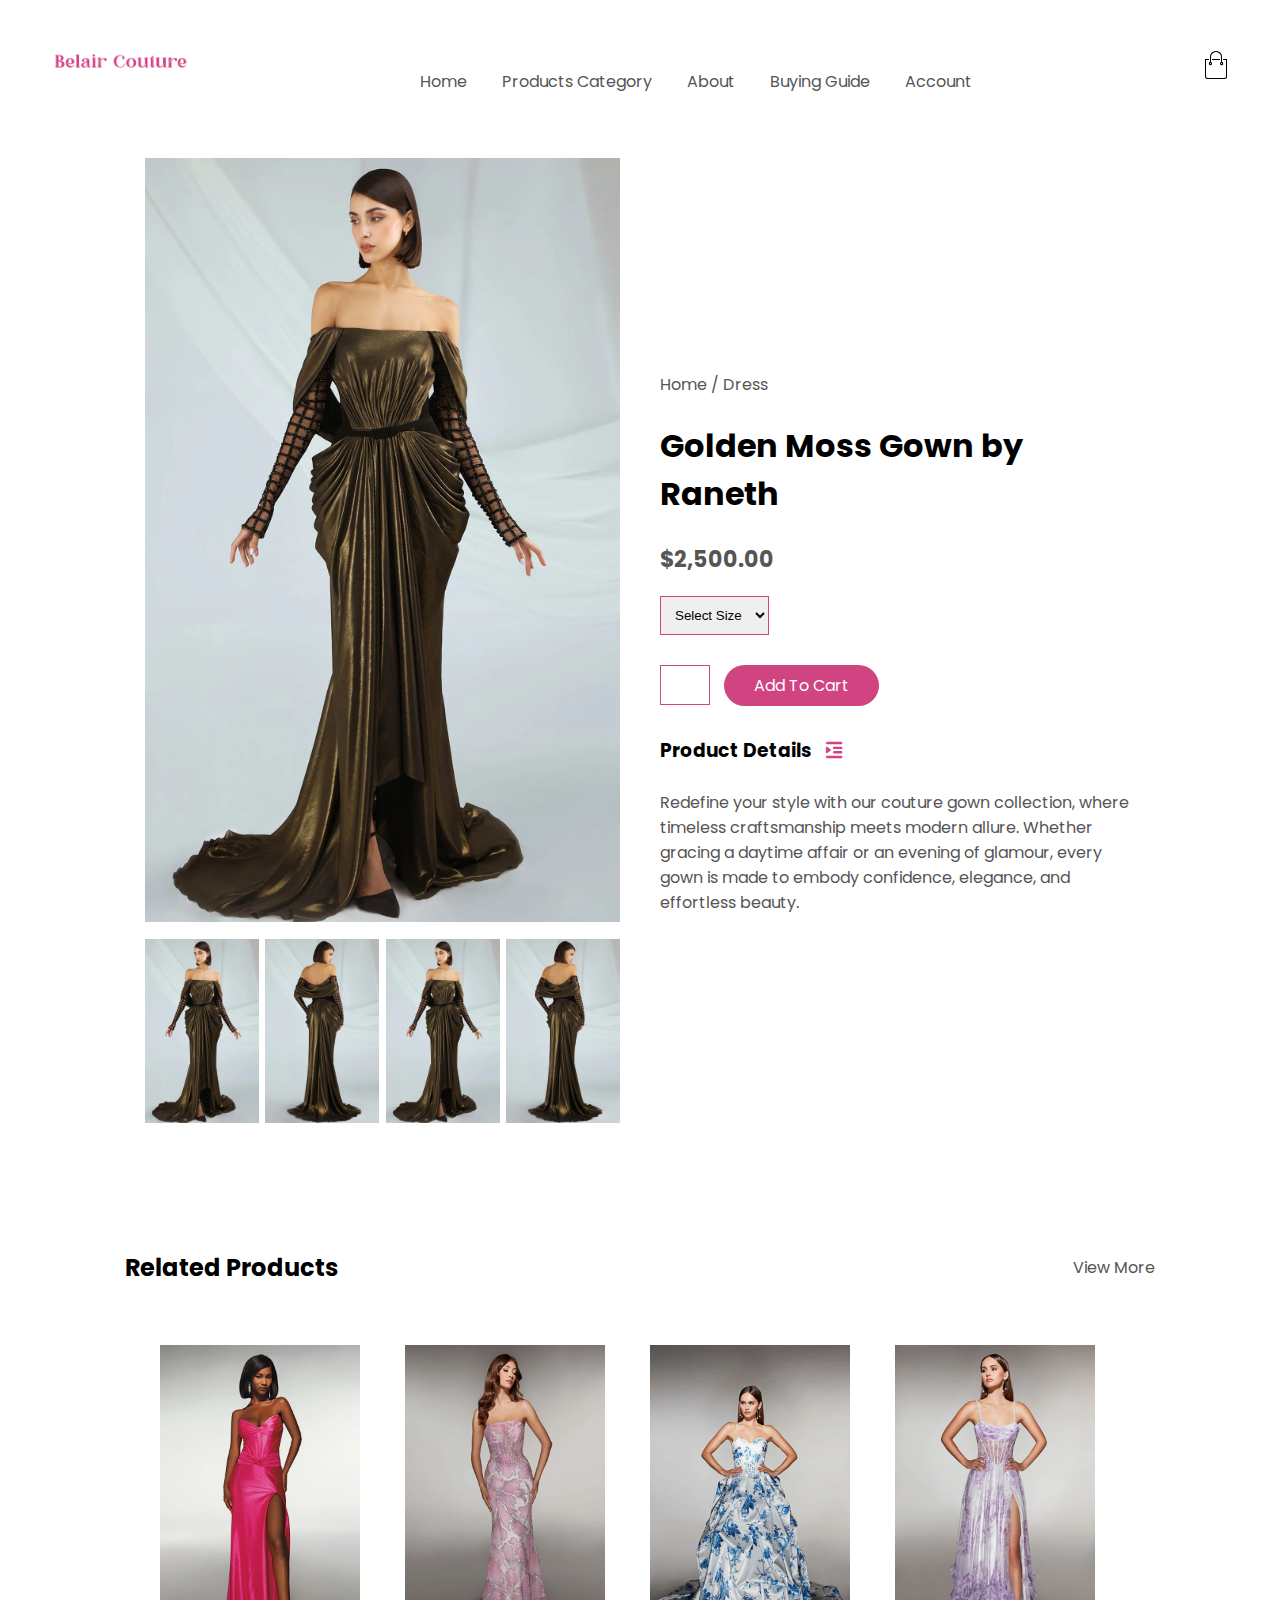
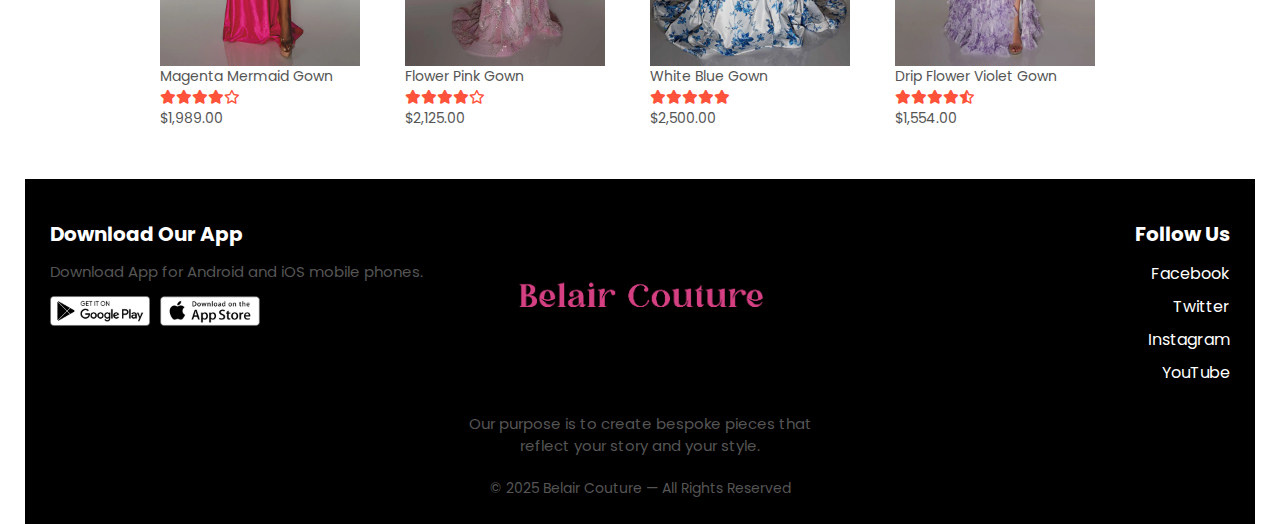
<file: products-details3.html>
<!DOCTYPE html>
<html lang="en">
<head>
    <meta charset="UTF-8">
    <title>All Products - Belair Couture</title>
    <link rel="stylesheet" href="style.css">
    <link href="https://fonts.googleapis.com/css2?family=Poppins:wght@200;300;400;500;600;700&display=swap" rel="stylesheet">
    <link rel="stylesheet" href="https://cdnjs.cloudflare.com/ajax/libs/font-awesome/6.6.0/css/all.min.css">
</head>

<body>

    <div class="container">    
    <div class="navbar">
        <div class="logo">
            <a href="index.html"><img src="images/logo belair.png" width="140px"></a>
        </div>

        <nav>
    <ul id="MenuItems">
        <li><a href="index.html">Home</a></li>
        <li><a href="products.html">Products Category</a></li>
        <li><a href="about.html">About</a></li>
        <li><a href="buying-guide.html">Buying Guide</a></li>
        <li><a href="account.html">Account</a></li>
    </ul>
</nav>

        <div class="right-icons">
            <a href="cart.html"><img src="images/cart.png" class="cart-icon"></a>
            <img src="images/menu.png" class="menu-icon" onclick="menutoggle()">
        </div>
    </div>

        <!-- single product details -->

        <div class="small-container single-product">
            <div class="row">
                <div class="col-2">
                    <img src="images/products 3.webp" width="100%" id="ProductImg">

                    <div class="small-img-row">
                        <div class="small-img-col">
                            <img src="images/products 3.webp" width="100%" class="small-img">
                        </div>
                        <div class="small-img-col">
                            <img src="images/products 3-1.webp" width="100%" class="small-img">
                        </div>
                        <div class="small-img-col">
                            <img src="images/products 3.webp" width="100%" class="small-img">
                        </div>
                        <div class="small-img-col">
                            <img src="images/products 3-1.webp" width="100%" class="small-img">
                        </div>
                    </div>




                </div>
                <div class="col-2">
                    <p>Home / Dress</p>
                    <h1>Golden Moss Gown by Raneth</h1>
                    <h4>$2,500.00</h4>
                    <select>
                        <option>Select Size</option>
                        <option>XXL</option>
                        <option>XL</option>
                        <option>Large</option>
                        <option>Medium</option>
                        <option>Small</option>
                    </select>
                    <input type="number" name="1">
                    <a href="" class="btn">Add To Cart</a>

                    <h3>Product Details <i class="fa-solid fa-indent"></i></h3> 
                    <br>
                    <p>Redefine your style with our couture gown collection, where timeless craftsmanship meets modern allure. Whether gracing a daytime affair or an evening of glamour, every gown is made to embody confidence, elegance, and effortless beauty.</p>
                </div>
            </div>      
        </div>

        <!-- title -->

        <div class="small-container">
            <div class="row row-2">
                <h2>Related Products</h2>
                <p>View More</p>
            </div>



    
        <!-- product -->
    <div class="small-container">

        <div class="row">
            <div class="col-4"><img src="images/products 5.webp"><h4>Magenta Mermaid Gown</h4>
                <div class="rating"><i class="fa-solid fa-star"></i><i class="fa-solid fa-star"></i><i class="fa-solid fa-star"></i><i class="fa-solid fa-star"></i><i class="fa-regular fa-star"></i></div><p>$1,989.00</p></div>

            <div class="col-4"><img src="images/products 6.webp"><h4>Flower Pink Gown</h4>
                <div class="rating"><i class="fa-solid fa-star"></i><i class="fa-solid fa-star"></i><i class="fa-solid fa-star"></i><i class="fa-solid fa-star"></i><i class="fa-regular fa-star"></i></div><p>$2,125.00</p></div>

            <div class="col-4"><img src="images/products 7.webp"><h4>White Blue Gown</h4>
                <div class="rating"><i class="fa-solid fa-star"></i><i class="fa-solid fa-star"></i><i class="fa-solid fa-star"></i><i class="fa-solid fa-star"></i><i class="fa-solid fa-star"></i></div><p>$2,500.00</p></div>

            <div class="col-4"><img src="images/products 8.webp"><h4>Drip Flower Violet Gown</h4>
                <div class="rating"><i class="fa-solid fa-star"></i><i class="fa-solid fa-star"></i><i class="fa-solid fa-star"></i><i class="fa-solid fa-star"></i><i class="fa-regular fa-star-half-stroke"></i></div><p>$1,554.00</p></div>
        </div>
     </div>

     
    </div>


    <!-- FOOTER -->
    <div class="footer">
        <div class="container">

            <div class="footer-col-1">
                <h3>Download Our App</h3>
                <p>Download App for Android and iOS mobile phones.</p>
                <div class="app-logo">
                    <img src="images/play-store.png">
                    <img src="images/app-store.png">
                </div>
            </div>

            <div class="footer-col-2">
                <img src="images/logo belair.png">
                <p>Our purpose is to create bespoke pieces that reflect your story and your style.</p>
            </div>

            <div class="footer-col-3">
                <h3>Follow Us</h3>
                <ul>
                    <li>Facebook</li>
                    <li>Twitter</li>
                    <li>Instagram</li>
                    <li>YouTube</li>
                </ul>
            </div>

        </div>

        <p class="copyright">© 2025 Belair Couture — All Rights Reserved</p>
    </div>

    <!-- js for toogle menu -->
    <script>
    	var MenuItems = document.getElementById("MenuItems");

    	MenuItems.style.maxHeight = "0px";

    	function menutoggle() {
    if (MenuItems.style.maxHeight == "0px") {
        MenuItems.style.maxHeight = "500px";
        MenuItems.classList.add("open");
    } else {
        MenuItems.style.maxHeight = "0px";
        MenuItems.classList.remove("open");
    }
}


    </script>

    <!-- js for product gallery -->

<script>
    var ProductImg = document.getElementById("ProductImg");
    var SmallImg = document.getElementsByClassName("small-img");

    for (let i = 0; i < SmallImg.length; i++) {
        SmallImg[i].onclick = function () {
            ProductImg.src = SmallImg[i].src;
        }
    }
</script>

<!-- js for warna menu -->

    <script>
const links = document.querySelectorAll("nav ul li a");
const currentPage = location.pathname.split("/").pop();

links.forEach(link => {
    if(link.getAttribute("href") === currentPage){
        link.classList.add("active");
    }
});
</script>

</body>
</html>
</file>
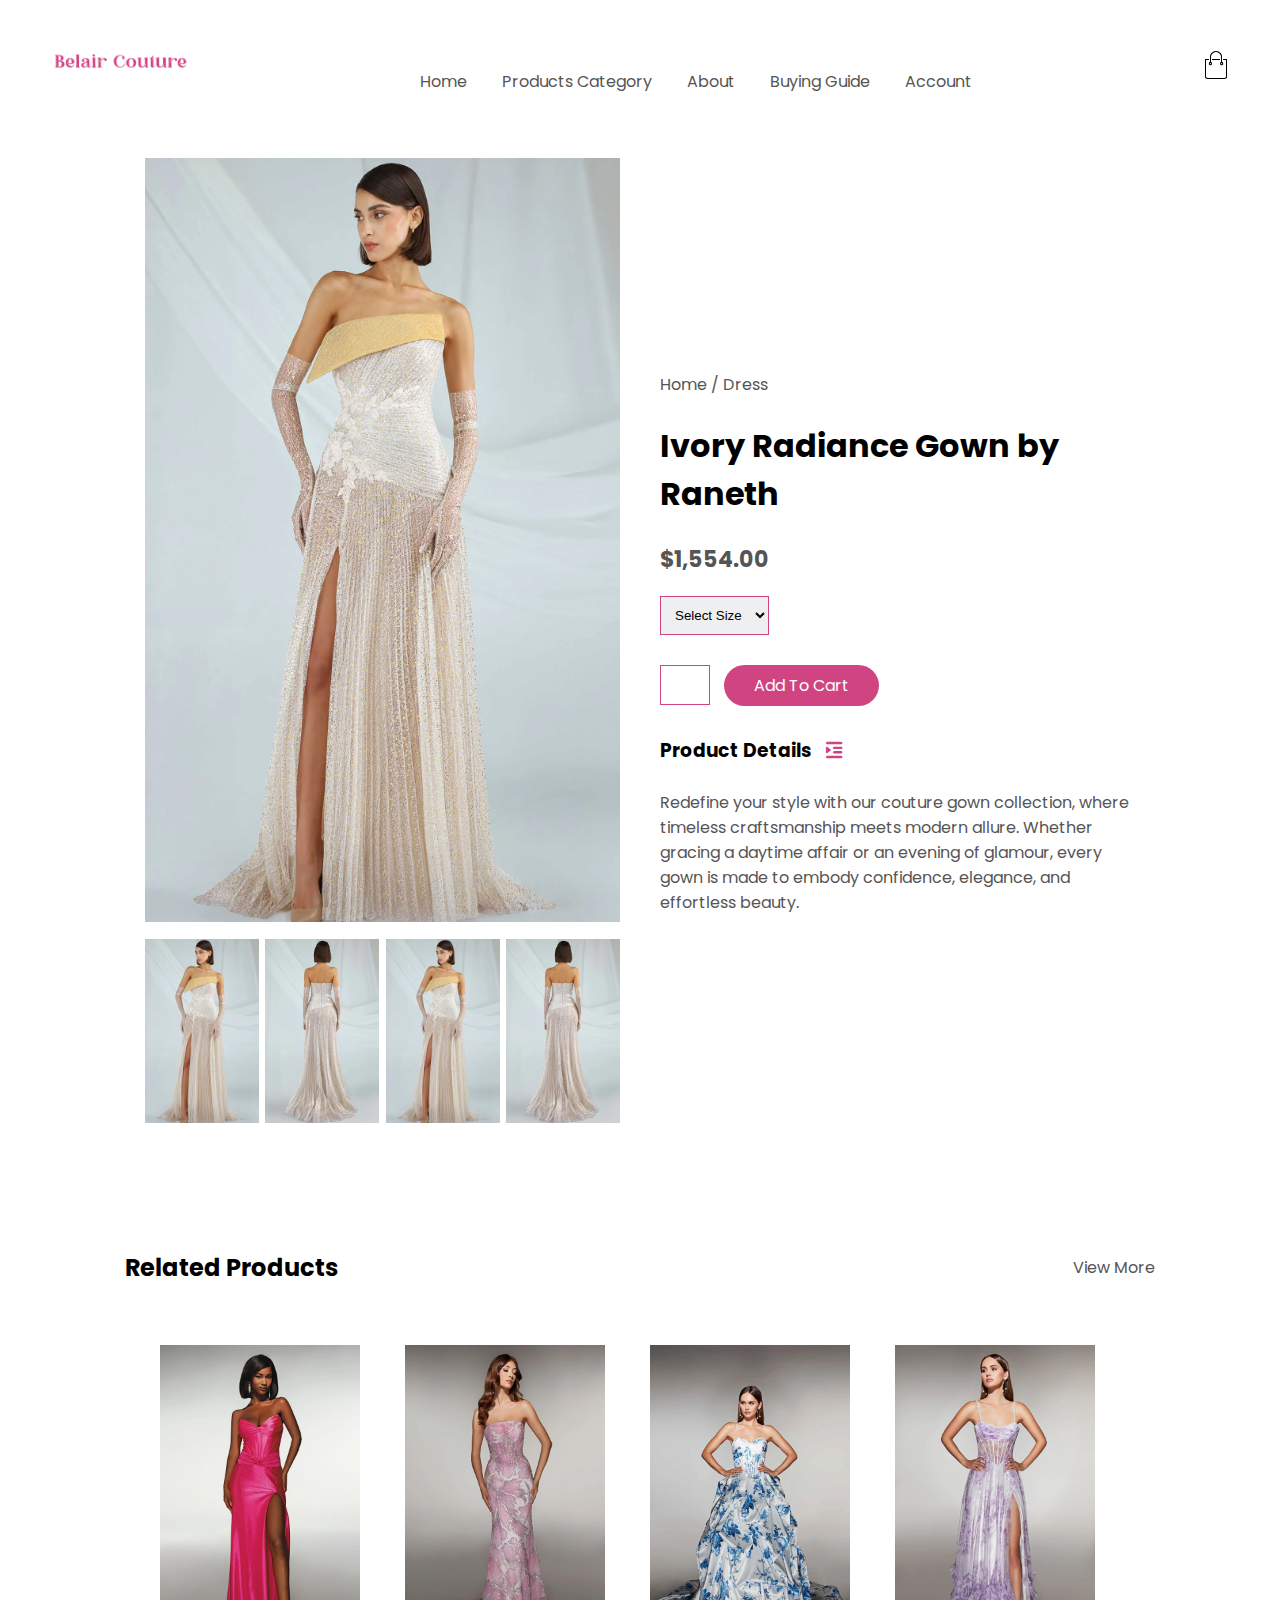
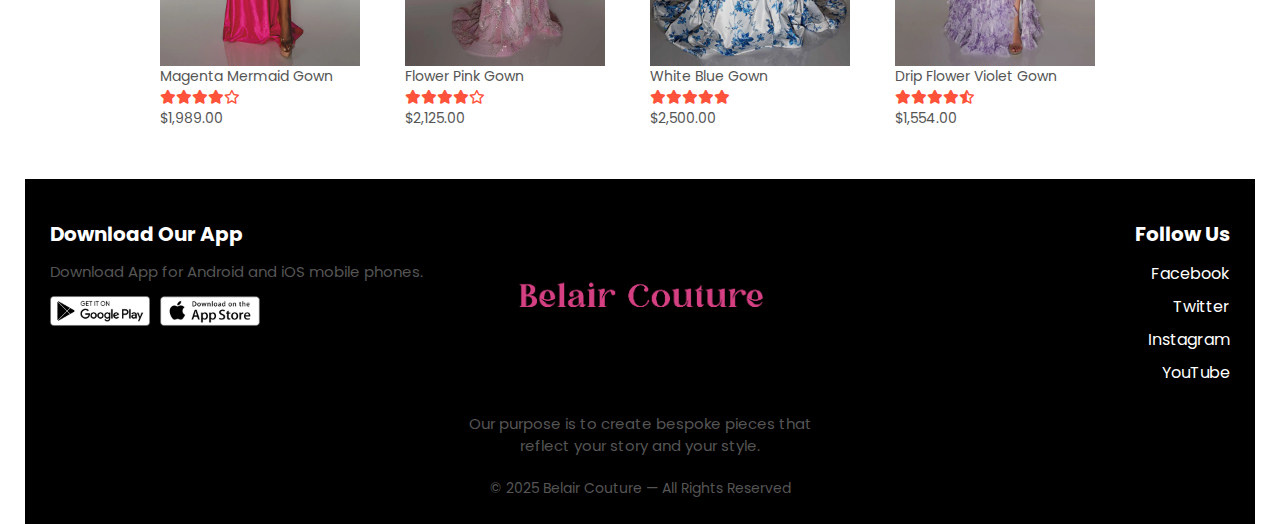
<file: products-details4.html>
<!DOCTYPE html>
<html lang="en">
<head>
    <meta charset="UTF-8">
    <title>All Products - Belair Couture</title>
    <link rel="stylesheet" href="style.css">
    <link href="https://fonts.googleapis.com/css2?family=Poppins:wght@200;300;400;500;600;700&display=swap" rel="stylesheet">
    <link rel="stylesheet" href="https://cdnjs.cloudflare.com/ajax/libs/font-awesome/6.6.0/css/all.min.css">
</head>

<body>

    <div class="container">    
    <div class="navbar">
        <div class="logo">
            <a href="index.html"><img src="images/logo belair.png" width="140px"></a>
        </div>

        <nav>
    <ul id="MenuItems">
        <li><a href="index.html">Home</a></li>
        <li><a href="products.html">Products Category</a></li>
        <li><a href="about.html">About</a></li>
        <li><a href="buying-guide.html">Buying Guide</a></li>
        <li><a href="account.html">Account</a></li>
    </ul>
</nav>

        <div class="right-icons">
            <a href="cart.html"><img src="images/cart.png" class="cart-icon"></a>
            <img src="images/menu.png" class="menu-icon" onclick="menutoggle()">
        </div>
    </div>

        <!-- single product details -->

        <div class="small-container single-product">
            <div class="row">
                <div class="col-2">
                    <img src="images/products 4.webp" width="100%" id="ProductImg">

                    <div class="small-img-row">
                        <div class="small-img-col">
                            <img src="images/products 4.webp" width="100%" class="small-img">
                        </div>
                        <div class="small-img-col">
                            <img src="images/products 4-1.webp" width="100%" class="small-img">
                        </div>
                        <div class="small-img-col">
                            <img src="images/products 4.webp" width="100%" class="small-img">
                        </div>
                        <div class="small-img-col">
                            <img src="images/products 4-1.webp" width="100%" class="small-img">
                        </div>
                    </div>




                </div>
                <div class="col-2">
                    <p>Home / Dress</p>
                    <h1>Ivory Radiance Gown by Raneth</h1>
                    <h4>$1,554.00</h4>
                    <select>
                        <option>Select Size</option>
                        <option>XXL</option>
                        <option>XL</option>
                        <option>Large</option>
                        <option>Medium</option>
                        <option>Small</option>
                    </select>
                    <input type="number" name="1">
                    <a href="" class="btn">Add To Cart</a>

                    <h3>Product Details <i class="fa-solid fa-indent"></i></h3> 
                    <br>
                    <p>Redefine your style with our couture gown collection, where timeless craftsmanship meets modern allure. Whether gracing a daytime affair or an evening of glamour, every gown is made to embody confidence, elegance, and effortless beauty.</p>
                </div>
            </div>      
        </div>

        <!-- title -->

        <div class="small-container">
            <div class="row row-2">
                <h2>Related Products</h2>
                <p>View More</p>
            </div>



    
        <!-- product -->
    <div class="small-container">

        <div class="row">
            <div class="col-4"><img src="images/products 5.webp"><h4>Magenta Mermaid Gown</h4>
                <div class="rating"><i class="fa-solid fa-star"></i><i class="fa-solid fa-star"></i><i class="fa-solid fa-star"></i><i class="fa-solid fa-star"></i><i class="fa-regular fa-star"></i></div><p>$1,989.00</p></div>

            <div class="col-4"><img src="images/products 6.webp"><h4>Flower Pink Gown</h4>
                <div class="rating"><i class="fa-solid fa-star"></i><i class="fa-solid fa-star"></i><i class="fa-solid fa-star"></i><i class="fa-solid fa-star"></i><i class="fa-regular fa-star"></i></div><p>$2,125.00</p></div>

            <div class="col-4"><img src="images/products 7.webp"><h4>White Blue Gown</h4>
                <div class="rating"><i class="fa-solid fa-star"></i><i class="fa-solid fa-star"></i><i class="fa-solid fa-star"></i><i class="fa-solid fa-star"></i><i class="fa-solid fa-star"></i></div><p>$2,500.00</p></div>

            <div class="col-4"><img src="images/products 8.webp"><h4>Drip Flower Violet Gown</h4>
                <div class="rating"><i class="fa-solid fa-star"></i><i class="fa-solid fa-star"></i><i class="fa-solid fa-star"></i><i class="fa-solid fa-star"></i><i class="fa-regular fa-star-half-stroke"></i></div><p>$1,554.00</p></div>
        </div>
     </div>

     
    </div>


    <!-- FOOTER -->
    <div class="footer">
        <div class="container">

            <div class="footer-col-1">
                <h3>Download Our App</h3>
                <p>Download App for Android and iOS mobile phones.</p>
                <div class="app-logo">
                    <img src="images/play-store.png">
                    <img src="images/app-store.png">
                </div>
            </div>

            <div class="footer-col-2">
                <img src="images/logo belair.png">
                <p>Our purpose is to create bespoke pieces that reflect your story and your style.</p>
            </div>

            <div class="footer-col-3">
                <h3>Follow Us</h3>
                <ul>
                    <li>Facebook</li>
                    <li>Twitter</li>
                    <li>Instagram</li>
                    <li>YouTube</li>
                </ul>
            </div>

        </div>

        <p class="copyright">© 2025 Belair Couture — All Rights Reserved</p>
    </div>

    <!-- js for toogle menu -->
    <script>
    	var MenuItems = document.getElementById("MenuItems");

    	MenuItems.style.maxHeight = "0px";

    	function menutoggle() {
    if (MenuItems.style.maxHeight == "0px") {
        MenuItems.style.maxHeight = "500px";
        MenuItems.classList.add("open");
    } else {
        MenuItems.style.maxHeight = "0px";
        MenuItems.classList.remove("open");
    }
}


    </script>

    <!-- js for product gallery -->

<script>
    var ProductImg = document.getElementById("ProductImg");
    var SmallImg = document.getElementsByClassName("small-img");

    for (let i = 0; i < SmallImg.length; i++) {
        SmallImg[i].onclick = function () {
            ProductImg.src = SmallImg[i].src;
        }
    }
</script>

<!-- js for warna menu -->

    <script>
const links = document.querySelectorAll("nav ul li a");
const currentPage = location.pathname.split("/").pop();

links.forEach(link => {
    if(link.getAttribute("href") === currentPage){
        link.classList.add("active");
    }
});
</script>

</body>
</html>
</file>
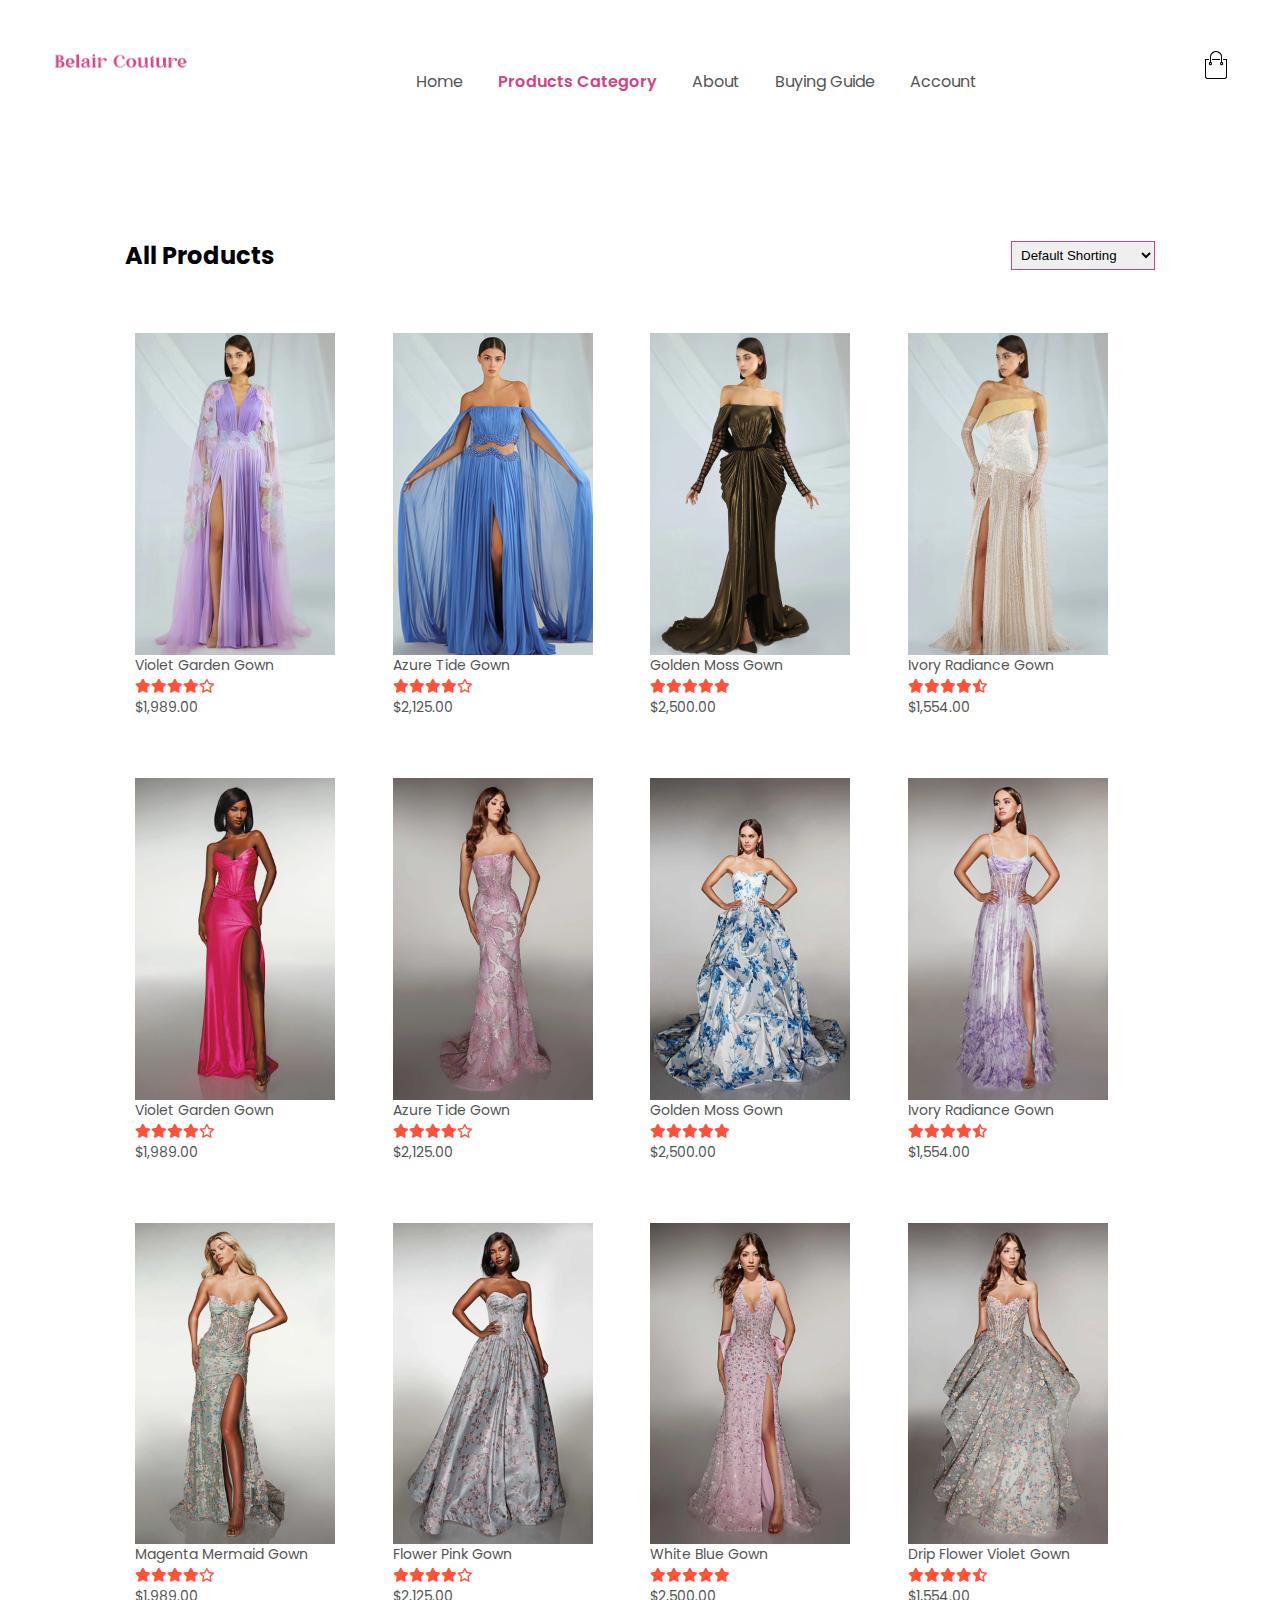
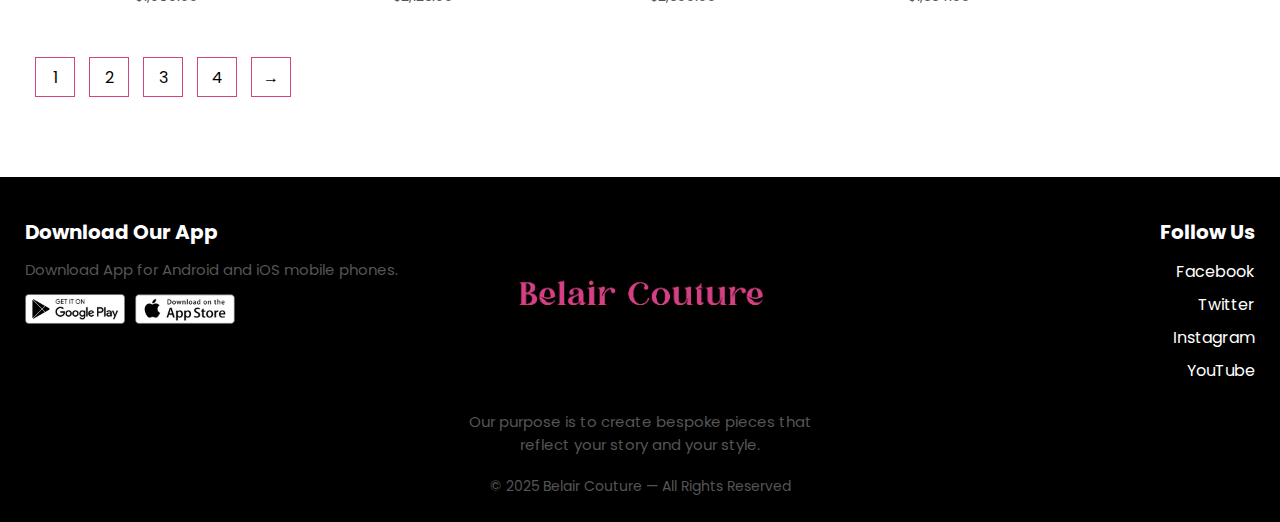
<file: products.html>
<!DOCTYPE html>
<html lang="en">
<head>
    <meta charset="UTF-8">
    <title>All Products - Belair Couture</title>
    <link rel="stylesheet" href="style.css">
    <link href="https://fonts.googleapis.com/css2?family=Poppins:wght@200;300;400;500;600;700&display=swap" rel="stylesheet">
    <link rel="stylesheet" href="https://cdnjs.cloudflare.com/ajax/libs/font-awesome/6.6.0/css/all.min.css">
</head>

<body>

    <div class="container">    
    <div class="navbar">
        <div class="logo">
            <a href="index.html"><img src="images/logo belair.png" width="140px"></a>
        </div>

        <nav>
    <ul id="MenuItems">
        <li><a href="index.html">Home</a></li>
        <li><a href="products.html">Products Category</a></li>
        <li><a href="about.html">About</a></li>
        <li><a href="buying-guide.html">Buying Guide</a></li>
        <li><a href="account.html">Account</a></li>
    </ul>
</nav>

        <div class="right-icons">
            <a href="cart.html"><img src="images/cart.png" class="cart-icon"></a>
            <img src="images/menu.png" class="menu-icon" onclick="menutoggle()">
        </div>
    </div>


    <div class="small-container">

        <div class="row row-2">
            <h2>All Products</h2>
            <select>
                <option>Default Shorting</option>
                <option>Short by price</option>
                <option>Short by popularity</option>
                <option>DShort by rating</option>
                <option>DShort by sale</option>
            </select>
            
        </div>

        <div class="row">
            <div class="col-4">
                <img src="images/products 1.webp">
                <h4>Violet Garden Gown</h4>
                <div class="rating">
                    <i class="fa-solid fa-star"></i><i class="fa-solid fa-star"></i><i class="fa-solid fa-star"></i><i class="fa-solid fa-star"></i><i class="fa-regular fa-star"></i>
                </div>
                <p>$1,989.00</p>
            </div>

            <div class="col-4">
                <img src="images/product2.png">
                <h4>Azure Tide Gown</h4>
                <div class="rating">
                    <i class="fa-solid fa-star"></i><i class="fa-solid fa-star"></i><i class="fa-solid fa-star"></i><i class="fa-solid fa-star"></i><i class="fa-regular fa-star"></i>
                </div>
                <p>$2,125.00</p>
            </div>

            <div class="col-4">
                <img src="images/products 3.webp">
                <h4>Golden Moss Gown</h4>
                <div class="rating">
                    <i class="fa-solid fa-star"></i><i class="fa-solid fa-star"></i><i class="fa-solid fa-star"></i><i class="fa-solid fa-star"></i><i class="fa-solid fa-star"></i>
                </div>
                <p>$2,500.00</p>
            </div>

            <div class="col-4">
                <img src="images/products 4.webp">
                <h4>Ivory Radiance Gown</h4>
                <div class="rating">
                    <i class="fa-solid fa-star"></i><i class="fa-solid fa-star"></i><i class="fa-solid fa-star"></i><i class="fa-solid fa-star"></i><i class="fa-regular fa-star-half-stroke"></i>
                </div>
                <p>$1,554.00</p>
            </div>
        </div>

        <div class="row">
            <div class="col-4">
                <img src="images/products 5.webp">
                <h4>Violet Garden Gown</h4>
                <div class="rating">
                    <i class="fa-solid fa-star"></i><i class="fa-solid fa-star"></i><i class="fa-solid fa-star"></i><i class="fa-solid fa-star"></i><i class="fa-regular fa-star"></i>
                </div>
                <p>$1,989.00</p>
            </div>

            <div class="col-4">
                <img src="images/products 6.webp">
                <h4>Azure Tide Gown</h4>
                <div class="rating">
                    <i class="fa-solid fa-star"></i><i class="fa-solid fa-star"></i><i class="fa-solid fa-star"></i><i class="fa-solid fa-star"></i><i class="fa-regular fa-star"></i>
                </div>
                <p>$2,125.00</p>
            </div>

            <div class="col-4">
                <img src="images/products 7.webp">
                <h4>Golden Moss Gown</h4>
                <div class="rating">
                    <i class="fa-solid fa-star"></i><i class="fa-solid fa-star"></i><i class="fa-solid fa-star"></i><i class="fa-solid fa-star"></i><i class="fa-solid fa-star"></i>
                </div>
                <p>$2,500.00</p>
            </div>

            <div class="col-4">
                <img src="images/products 8.webp">
                <h4>Ivory Radiance Gown</h4>
                <div class="rating">
                    <i class="fa-solid fa-star"></i><i class="fa-solid fa-star"></i><i class="fa-solid fa-star"></i><i class="fa-solid fa-star"></i><i class="fa-regular fa-star-half-stroke"></i>
                </div>
                <p>$1,554.00</p>
            </div>
        </div>

        <div class="row">
            <div class="col-4"><img src="images/products 9.webp"><h4>Magenta Mermaid Gown</h4>
                <div class="rating"><i class="fa-solid fa-star"></i><i class="fa-solid fa-star"></i><i class="fa-solid fa-star"></i><i class="fa-solid fa-star"></i><i class="fa-regular fa-star"></i></div><p>$1,989.00</p></div>

            <div class="col-4"><img src="images/products 10.webp"><h4>Flower Pink Gown</h4>
                <div class="rating"><i class="fa-solid fa-star"></i><i class="fa-solid fa-star"></i><i class="fa-solid fa-star"></i><i class="fa-solid fa-star"></i><i class="fa-regular fa-star"></i></div><p>$2,125.00</p></div>

            <div class="col-4"><img src="images/products 11.webp"><h4>White Blue Gown</h4>
                <div class="rating"><i class="fa-solid fa-star"></i><i class="fa-solid fa-star"></i><i class="fa-solid fa-star"></i><i class="fa-solid fa-star"></i><i class="fa-solid fa-star"></i></div><p>$2,500.00</p></div>

            <div class="col-4"><img src="images/products 12.webp"><h4>Drip Flower Violet Gown</h4>
                <div class="rating"><i class="fa-solid fa-star"></i><i class="fa-solid fa-star"></i><i class="fa-solid fa-star"></i><i class="fa-solid fa-star"></i><i class="fa-regular fa-star-half-stroke"></i></div><p>$1,554.00</p></div>
        </div>
     </div>

     <div class="page-btn">
        <span>1</span>
        <span>2</span>
        <span>3</span>
        <span>4</span>
        <span>&#8594;</span>
     </div>
    </div>


    <!-- FOOTER -->
    <div class="footer">
        <div class="container">

            <div class="footer-col-1">
                <h3>Download Our App</h3>
                <p>Download App for Android and iOS mobile phones.</p>
                <div class="app-logo">
                    <img src="images/play-store.png">
                    <img src="images/app-store.png">
                </div>
            </div>

            <div class="footer-col-2">
                <img src="images/logo belair.png">
                <p>Our purpose is to create bespoke pieces that reflect your story and your style.</p>
            </div>

            <div class="footer-col-3">
                <h3>Follow Us</h3>
                <ul>
                    <li>Facebook</li>
                    <li>Twitter</li>
                    <li>Instagram</li>
                    <li>YouTube</li>
                </ul>
            </div>

        </div>

        <p class="copyright">© 2025 Belair Couture — All Rights Reserved</p>
    </div>

    <!-- js for toogle menu -->
    <script>
    	var MenuItems = document.getElementById("MenuItems");

    	MenuItems.style.maxHeight = "0px";

    	function menutoggle() {
    if (MenuItems.style.maxHeight == "0px") {
        MenuItems.style.maxHeight = "500px";
        MenuItems.classList.add("open");
    } else {
        MenuItems.style.maxHeight = "0px";
        MenuItems.classList.remove("open");
    }
}


    </script>

    <!-- js for warna menu -->

    <script>
const links = document.querySelectorAll("nav ul li a");
const currentPage = location.pathname.split("/").pop();

links.forEach(link => {
    if(link.getAttribute("href") === currentPage){
        link.classList.add("active");
    }
});
</script>



</body>
</html>
</file>
<file: style.css>
*{
	  margin: 0;
	  padding: 0;
	  box-sizing: border-box;
} 

body{
	font-family:'Poppins', sans-serif;
}

.navbar {
    width: 100%;
    display: flex;
    align-items: center;
    justify-content: space-between;
    padding: 20px 25px;
}

/* LOGO */
.logo img {
    display: block;
    width: 140px;
}

/* NAV MENU */
nav {
    flex: 1;                       /* isi ruang tengah */
    display: flex;
    justify-content: center;       /* teks menu sejajar rapi */
}

nav ul {
    display: flex;
    gap: 35px;                     /* jarak antar menu */
}

nav ul li {
    list-style: none;
    color: #555;
}

/* IKON KANAN */
.right-icons {
    display: flex;
    align-items: center;
    gap: 35px;                     /* INI JARAK CART ↔ MENU ICON */
}

/* CART ICON */
.cart-icon {
    width: 28px;
    cursor: pointer;
}

/* MENU ICON */
.menu-icon {
    width: 28px;
    cursor: pointer;
    margin-right: 0;               /* no overlap */
}

a{
	text-decoration: none;
	color: #555; 
}
p{
	color: #555;
}
.container{
	max-width: 1300px; 
	margin: auto;
	padding-left: 25px;
	padding-right: 25px;
}
.row{
	display: flex;
	align-items: center;
	flex-wrap: nowrap;
	justify-content: center;
	gap: 0;
}
.col-2{
	flex-basis: 50%;
	min-width: 300px;
}
.col-2 img{
	max-width: 100%;
	padding: 50px 0;
}
.col-2 h1{
	font-size: 50px
	line-height: 60px;
	margin: 25px 0;
}
.btn{
	display: inline-block;
	background: #cf4481;
	color: #fff;
	padding: 8px 30px; 
	margin: 30px 0;
	border-radius: 30px;
	transition: background 0.5s;
}
.btn:hover{
	background: #862c53;
}
.categories{
	margin: 70px 0;
}
.products-row {
    display: flex;
    flex-wrap: wrap;
    justify-content: center;
    gap: 20px;
}

/*------- All Products page -------*/

.row-2{
	justify-content: space-between;
	margin: 100px auto 50px;
}
select{
	border: 1px solid #cf4481;
	padding: 5px;
}
select:focus{
	outline: none;
}
.page-btn{
	margin: 0 auto 80px;
}
.page-btn span{
	display: inline-block;
	border: 1px solid #cf4481;
	margin-left: 10px;
	width: 40px;
	height: 40px;
	text-align: center;
	line-height: 40px;
	cursor: pointer;
}
.page-btn span:hover{
	background: #cf4481;
	color: #fff;
}

/*------- singele product details -------*/

.single-product{
	margin-top: 80px;
}
.single-product .col-2 img{
	padding: 0;
}
.single-product .col-2{
	padding: 20px;
}
.single-product h4{
	margin: 20px 0;
	font-size: 22px;
	font-weight: bold;
}
.single-product select{
	display: block;
	padding: 10px;
	margin-top: 20px;
}
.single-product input{
	width: 50px;
	height: 40px;
	padding-left: 10px;
	font-size: 20px;
	margin-right: 10px;
	border: 1px solid #cf4481;
}
input:focus{
	outline: none;
}
.single-product .fa-solid{
	color: #cf4481;
	margin-left: 10px;
}
.small-img-row{
	display: flex;
	justify-content: space-between;
	margin-top: 10px;
}

.small-img-col{
	flex-basis: 24%;
	cursor: pointer;
}
/* cart items*/

.cart-page{
	margin: 80px auto;
}
table{
	width: 100%;
	border-collapse: collapse;
}
.cart-info{
	display: flex;
	flex-wrap: wrap;
}
th{
	text-align: left;
	padding: 5px;
	color: #fff;
	background: #cf4481;
	font-weight: normal;
}
td{
	padding: 10px 5px;
}
td input{
	width: 40px;
	height: 30px;
	padding: 5px;
}
td a{
	color: #cf4481;
	font-size: 12px;
}
td img{
	width: 80px;
	height: 100px;
	margin-right: 10px;
}
.total-price{
	display: flex;
	justify-content: flex-end;
}
.total-price table{
	border-top: 3px solid #cf4481;
	width: 100%;
	max-width: 400px;
}
td:last-child{
	text-align: right;
}
th:last-child{
	text-align: right;
}

/*------- account-page -------*/

.account-page{
	padding: 50px 0;
}
.form-container{
	background: #fff;
	width: 300px;
	height: 400px;
	position: relative;
	text-align: center;
	padding: 20px 0;
	margin: auto;
	box-shadow: 0 0 20px 0px rgba(0,0,0,0.1);
	overflow: hidden;
}
.form-container span{
	font-weight: bold;
	padding: 0 10px;
	color: #555;
	cursor: pointer;
	width: 100px;
	display: inline-block;
}
.form-btn{
	display: inline-block;
}
.form-container form{
	max-width: 300px;
	padding: 0 20px;
	position: absolute;
	top: 130px;
	transition: transform 1s;
}
form input{
	width: 100%;
	height: 30px;
	margin: 10px 0;
	padding: 0 10px;
	border: 1px solid #ccc;
}
form .btn{
	width: 100%;
	border: none;
	cursor: pointer;
	margin: 10px 0;
}
form .btn:focus{
	outline: none;
}
#LoginForm{
	left: -300px;
}
#RegForm{
	left: 0;
}
form a{
	font-size: 12px;
}
#Indicator{
	width: 100px;
	border: none;
	background: #cf4481;
	height: 3px;
	margin-top: 8px;
	transform: translateX(100px);
	transition: transform 1s;
}

/* ===== ABOUT PAGE ===== */

.about-hero {
    background: #f8f1f4;
    padding: 80px 0;
    text-align: center;
}

.about-hero h1 {
    font-size: 48px;
    color: #333;
    margin-bottom: 10px;
}

.about-hero p {
    font-size: 18px;
    color: #666;
}

.about-section {
    padding: 80px 0;
}

.about-section h2 {
    font-size: 32px;
    margin-bottom: 15px;
}

.about-section p {
    line-height: 1.7;
    margin-bottom: 15px;
}

.about-list {
    list-style: none;
    padding: 0;
}

.about-list li {
    margin-bottom: 10px;
    color: #555;
}

.about-list i {
    color: #cf4481;
    margin-right: 8px;
}

.about-values {
    background: #fff;
    padding: 80px 0;
}

.about-card {
    text-align: center;
    padding: 30px 20px;
}

.about-card i {
    font-size: 40px;
    color: #cf4481;
    margin-bottom: 15px;
}

.about-card h3 {
    margin-bottom: 10px;
}

.about-card p {
    font-size: 14px;
    color: #555;
}

/* ===== BUYING GUIDE ===== */

.buying-guide {
    padding: 80px 0;
    background: #fff;
}

.guide-title {
    text-align: center;
    font-size: 42px;
    color: #333;
    margin-bottom: 10px;
}

.guide-subtitle {
    text-align: center;
    font-size: 16px;
    color: #777;
    margin-bottom: 60px;
}

.guide-box {
    display: grid;
    grid-template-columns: repeat(auto-fit, minmax(260px, 1fr));
    gap: 30px;
}

.guide-item {
    background: #fafafa;
    padding: 35px 25px;
    border-radius: 12px;
    text-align: center;
    transition: 0.3s;
    box-shadow: 0 5px 15px rgba(0,0,0,0.05);
}

.guide-item:hover {
    transform: translateY(-5px);
}

.guide-item i {
    font-size: 32px;
    color: #cf4481;
    margin-bottom: 15px;
}

.guide-item h3 {
    font-size: 20px;
    margin-bottom: 10px;
    color: #333;
}

.guide-item p {
    font-size: 14px;
    color: #555;
    line-height: 1.6;
}

/* Responsive */
@media only screen and (max-width: 600px) {
    .guide-title {
        font-size: 32px;
    }
}

/*------- offer -------*/

.offer {
    padding: 60px 0;
}

.offer-row {
    display: flex;
    align-items: center;
    justify-content: center;
    gap: 40px; 
}
.offer-image img {
    width: 100%;
    max-width: 380px;
    border-radius: 10px;
}
.offer-text {
    flex: 1;
}
.offer-text h1 {
    font-size: 40px;
    margin: 10px 0;
}
.offer-text small {
    color: #555;
    line-height: 22px;
    display: inline-block;
    margin-top: 10px;
}
.col-3{
	flex: 1;
	margin: 0;
	padding: 0;
}
.col-3 img{
	width: 100%;
	display: block;
}
.small-container{
	max-width: 1080px;
	margin: auto;
	padding-left: 25px;
	padding-right: 25px;
}
.col-4 {
    flex-basis: 30%;        
    min-width: 200px;
    padding: 10px;
    margin-bottom: 40px;
    text-align: left;
    transition: transform 0.5s;       
}

.col-4 img {
    width: 100%;
    max-width: 200px;       
    display: block;
}
.title{
	text-align: center;
	margin: 0 auto 80px;
	position: relative;
	line-height: 60px;
	color: #555;
}
.title::after{
	content: '';
	background: #cf4481;
	width: 80px;
	height: 5px;
	border-radius: 5px;
	position: absolute;
	bottom: 0;
	left: 50%;
	transform: translateX(-50%);
}
h4{
    color: #555;
    font-weight: normal;
}
.col-4{
	font-size: 14px;
}
.rating i {
    color: #ff523b;
}
.col-4:hover{
	transform: translateY(-5px);
}

/*------- testimonial -------*/

.testimonial{
	margin-bottom: 80px;
}
.testimonial .row {
    display: flex;
    justify-content: center;
    align-items: center;
    gap: 20px;               
}
.testimonial .col-3 {
    flex-basis: 30%;
    min-width: 250px;
    text-align: center;
    padding: 30px 20px;
    box-shadow: 0 0 10px rgba(0,0,0,0.1);
    border-radius: 10px;
    background: #fff;
    transition: transform 0.3s;
}
.testimonial .col-3:hover {
    transform: translateY(-5px);
}
.testimonial .col-3 img{
	width: 80px;
    height: 80px;
    object-fit: cover;
    border-radius: 50%;
    display: block;
    margin: 20px auto 0 auto;
}
.testimonial .col-3 i.fa-quote-left {
    font-size: 28px;
    color: #cf4481;
    margin-bottom: 10px;
}

.testimonial .col-3 p {
    font-size: 14px;
    margin: 12px 0;
    color: #555;
}

.testimonial .rating i {
    color: #ff523b;
}
/*------- footer -------*/
.footer {
    width: 100%;
    background: #000;
    padding: 40px 0 25px;   /* lebih pendek */
    color: #ffffff;
}

/* WRAPPER DALAM FOOTER */
.footer .container {
    max-width: 1300px;
    margin: auto;
    padding: 0 25px;

    display: flex;
    justify-content: space-between;
    align-items: flex-start;
    flex-wrap: nowrap;        /* supaya 3 kolom tetap 1 baris */
    gap: 20px;
}

/* KOLOM FOOTER */
.footer-col-1,
.footer-col-2,
.footer-col-3 {
    flex: 1;
}

/* ====== KOLOM 1: Download Our App (kiri) ====== */
.footer-col-1 {
    text-align: left;
}

/* ====== KOLOM 2: LOGO DI TENGAH ====== */
.footer-col-2 {
    text-align: center;
}

.footer-col-2 img {
    width: 260px;        /* logo dibesarkan */
    margin: 0 auto 12px auto;
    display: block;
}

/* ====== KOLOM 3: FOLLOW US (kanan) ====== */
.footer-col-3 {
    text-align: right;
}
.footer-col-3 ul {
    padding: 0;
}
.footer-col-3 ul li {
    list-style: none;
    margin-bottom: 8px;
    text-align: right;
}

/* TEKS */
.footer h3 {
    font-size: 20px;
    margin-bottom: 12px;
}
.footer p {
    font-size: 15px;
    line-height: 1.5;
}

/* COPYRIGHT OPTIONAL */
.footer .copyright {
    text-align: center;
    margin-top: 20px;
    font-size: 14px;
}
/* KOLOM 1: Download Our App */
.footer-col-1 {
    text-align: left;
}

.footer-col-1 .app-logo {
    display: flex;          /* agar logo berdampingan */
    gap: 10px;              /* jarak antar logo */
    margin-top: 12px;
    align-items: center;
}

.footer-col-1 .app-logo img {
    width: 100px;           /* kecilkan ukuran logo */
    height: auto;
}
.menu-icon {
    display: none;   /* default: sembunyi di layar besar */
}
/* media query for menu*/

@media only screen and (max-width: 800px) {

	.navbar {
        position: relative;
        z-index: 9999;
    }

.menu-icon {
    display: block;      
}
    nav {
        position: static;   /* jangan relative, biar ul bisa fixed full-screen */
    }

    nav ul {
    position: absolute;
    top: 100%;
    left: 0;
    width: 100%;
    background: #111;

    display: flex;
    flex-direction: column;
    align-items: flex-end;
    text-align: right;

    overflow: hidden;
    max-height: 0;
    padding: 0 25px;          /* ⬅️ PADDING ATAS-BAWAH = 0 */
    transition: max-height 0.4s ease, padding 0.3s ease;
}

    nav ul li a {
        color: #fff !important;
        font-size: 18px;
    }
    nav ul.open {
    padding: 20px 25px;      /* ⬅️ BARU MUNCUL SAAT DIBUKA */
}
}
/* media query for less tahn 600 screen size*/
@media only screen and (max-width: 800px) {
	.row{
		text-align: center;
		flex-wrap: wrap;          /* ⬅️ BOLEH TURUN KE BAWAH */
        justify-content: center;  /* ⬅️ SEMUA KE TENGAH */
        gap: 20px;
	}
	.col-2, .col-3, .col-4{
		flex-basis: 100%;
	}
	    .col-3 img {
        margin: 0 auto;
    }

    .testimonial .col-3 {
        margin: 0 auto;
    }

    .col-4 {
        text-align: center;     /* teks & harga ke tengah */
    }

    .col-4 img {
        margin: 0 auto;         /* ⬅️ FOTO KE TENGAH */
    }
    .single-product .row{
    	text-align: left;
    }
    .single-product .col-2{
    	padding: 20px 0;
    }
    .single-product h1{
    	font-size: 26px;
    	line-height: 22px;
    }
    .cart-info p{
    	display: none;
    }

}

 /* ⬅️ menu ganti warna */

nav ul li a {
    color: #555;
    transition: 0.3s;
}

nav ul li a.active {
    color: #cf4481;
    font-weight: 600;
}

/* PRODUCT CARD CLICKABLE */
.product-card {
    display: block;
    text-decoration: none;
    color: inherit;
}

.product-card img {
    width: 100%;
    max-width: 200px;
    margin: 0 auto;
    display: block;
    cursor: pointer;
}

.product-card h4 {
    margin-top: 10px;
    transition: color 0.3s;
}

.product-card:hover h4 {
    color: #cf4481;
}

/* BIAR SELURUH CARD TERASA KLIK */
.col-4 {
    cursor: pointer;
}
</file>
